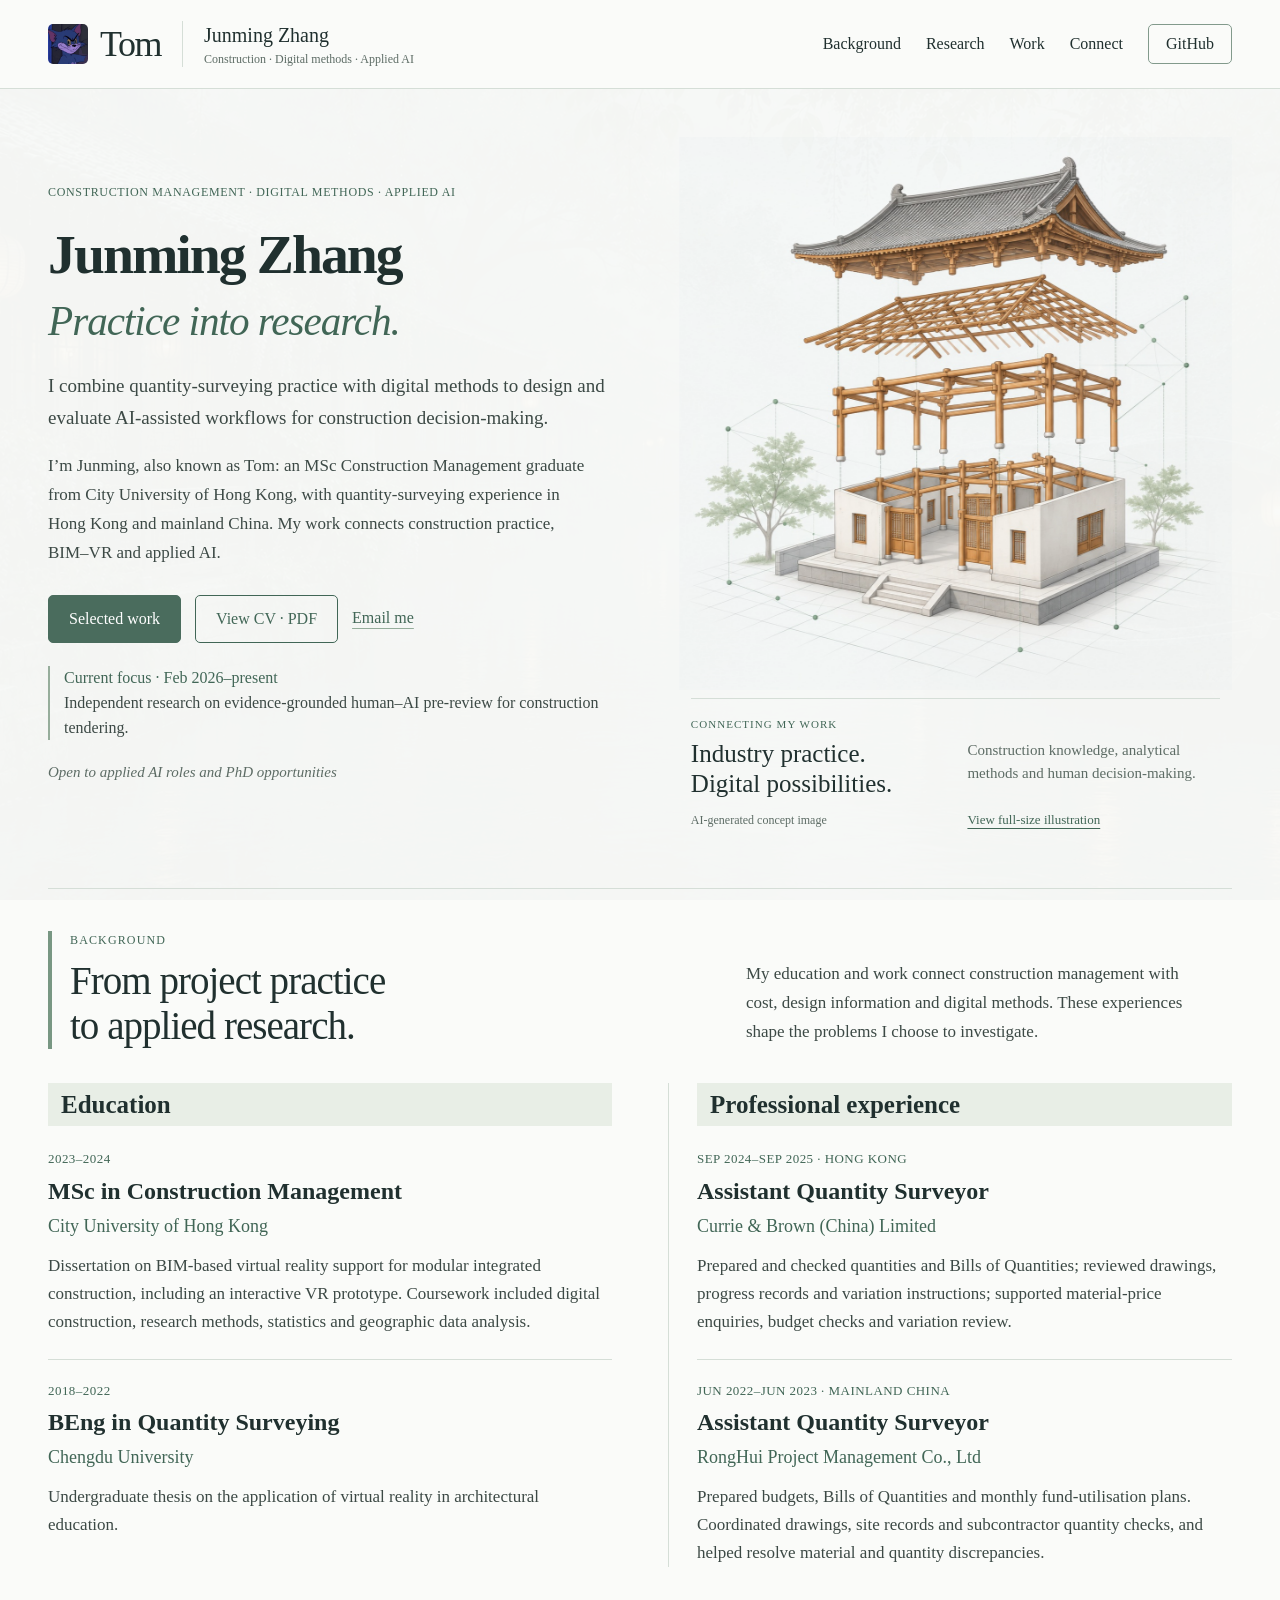
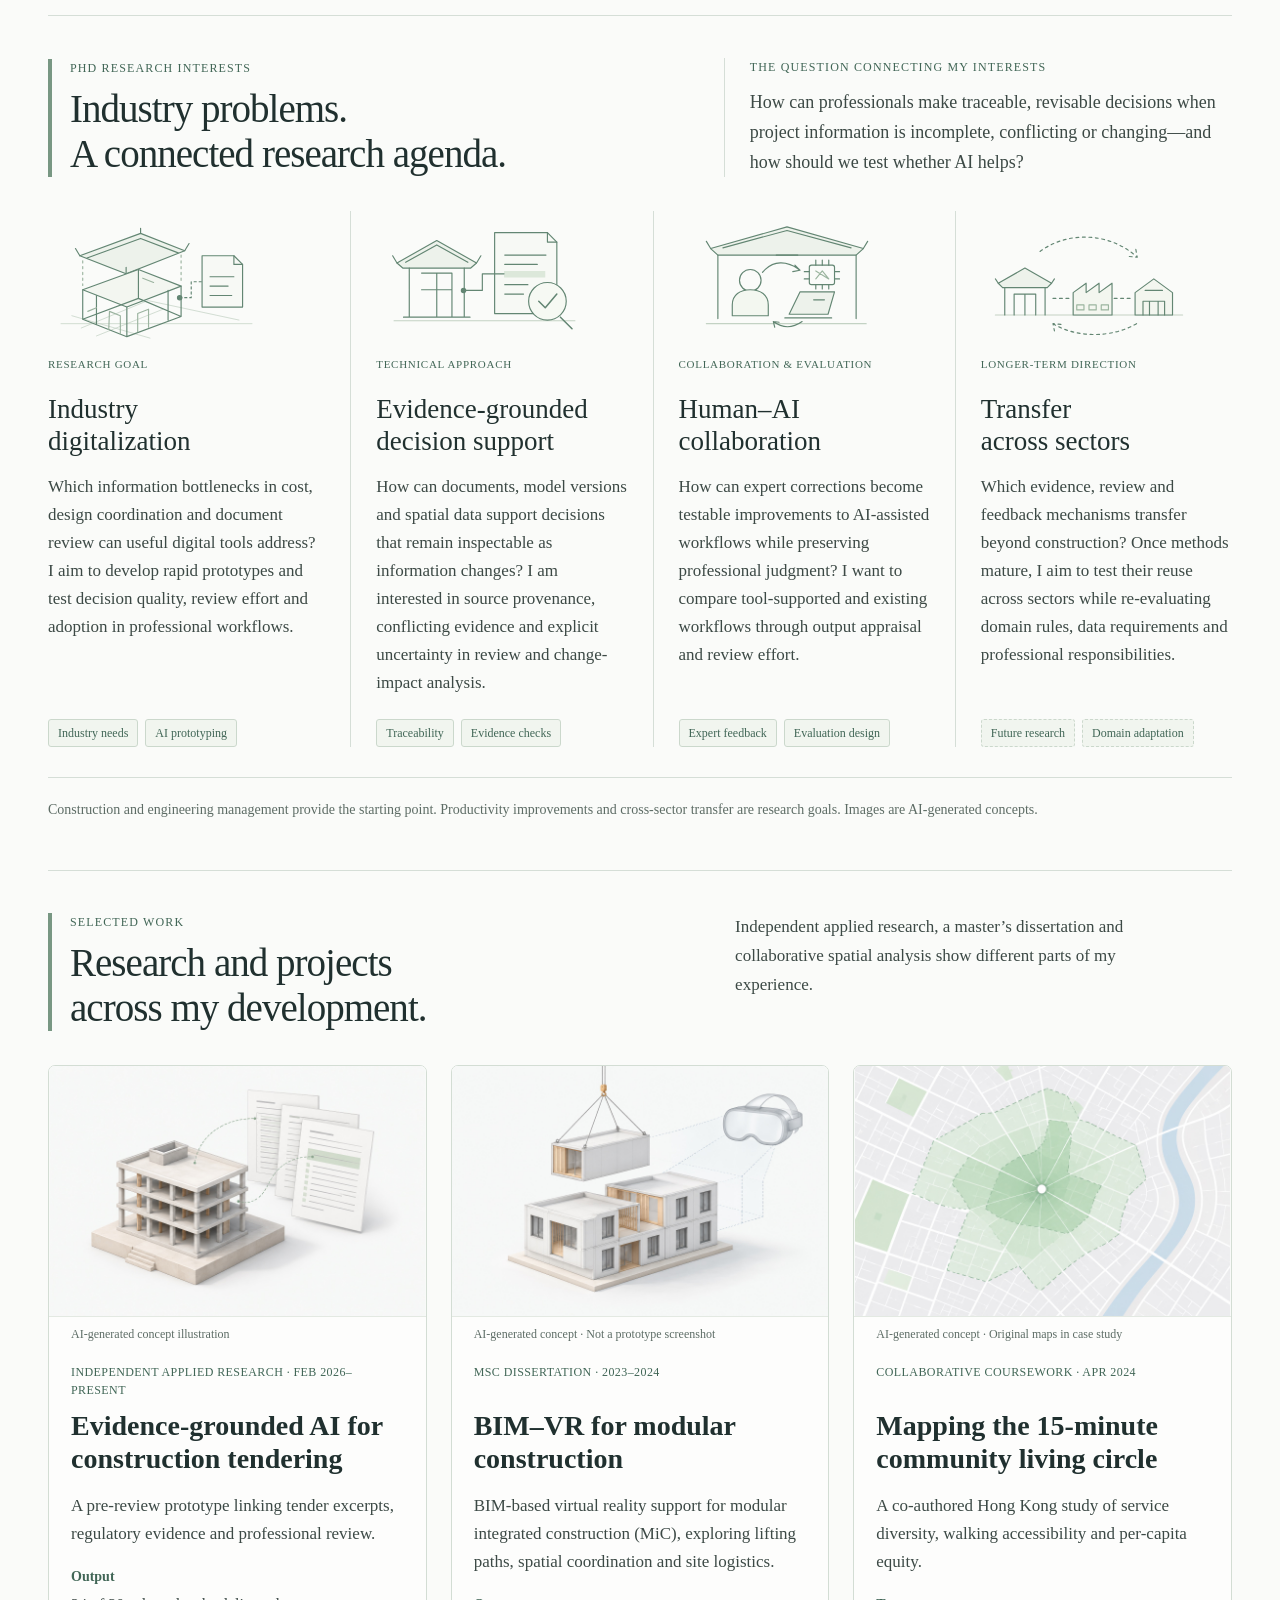
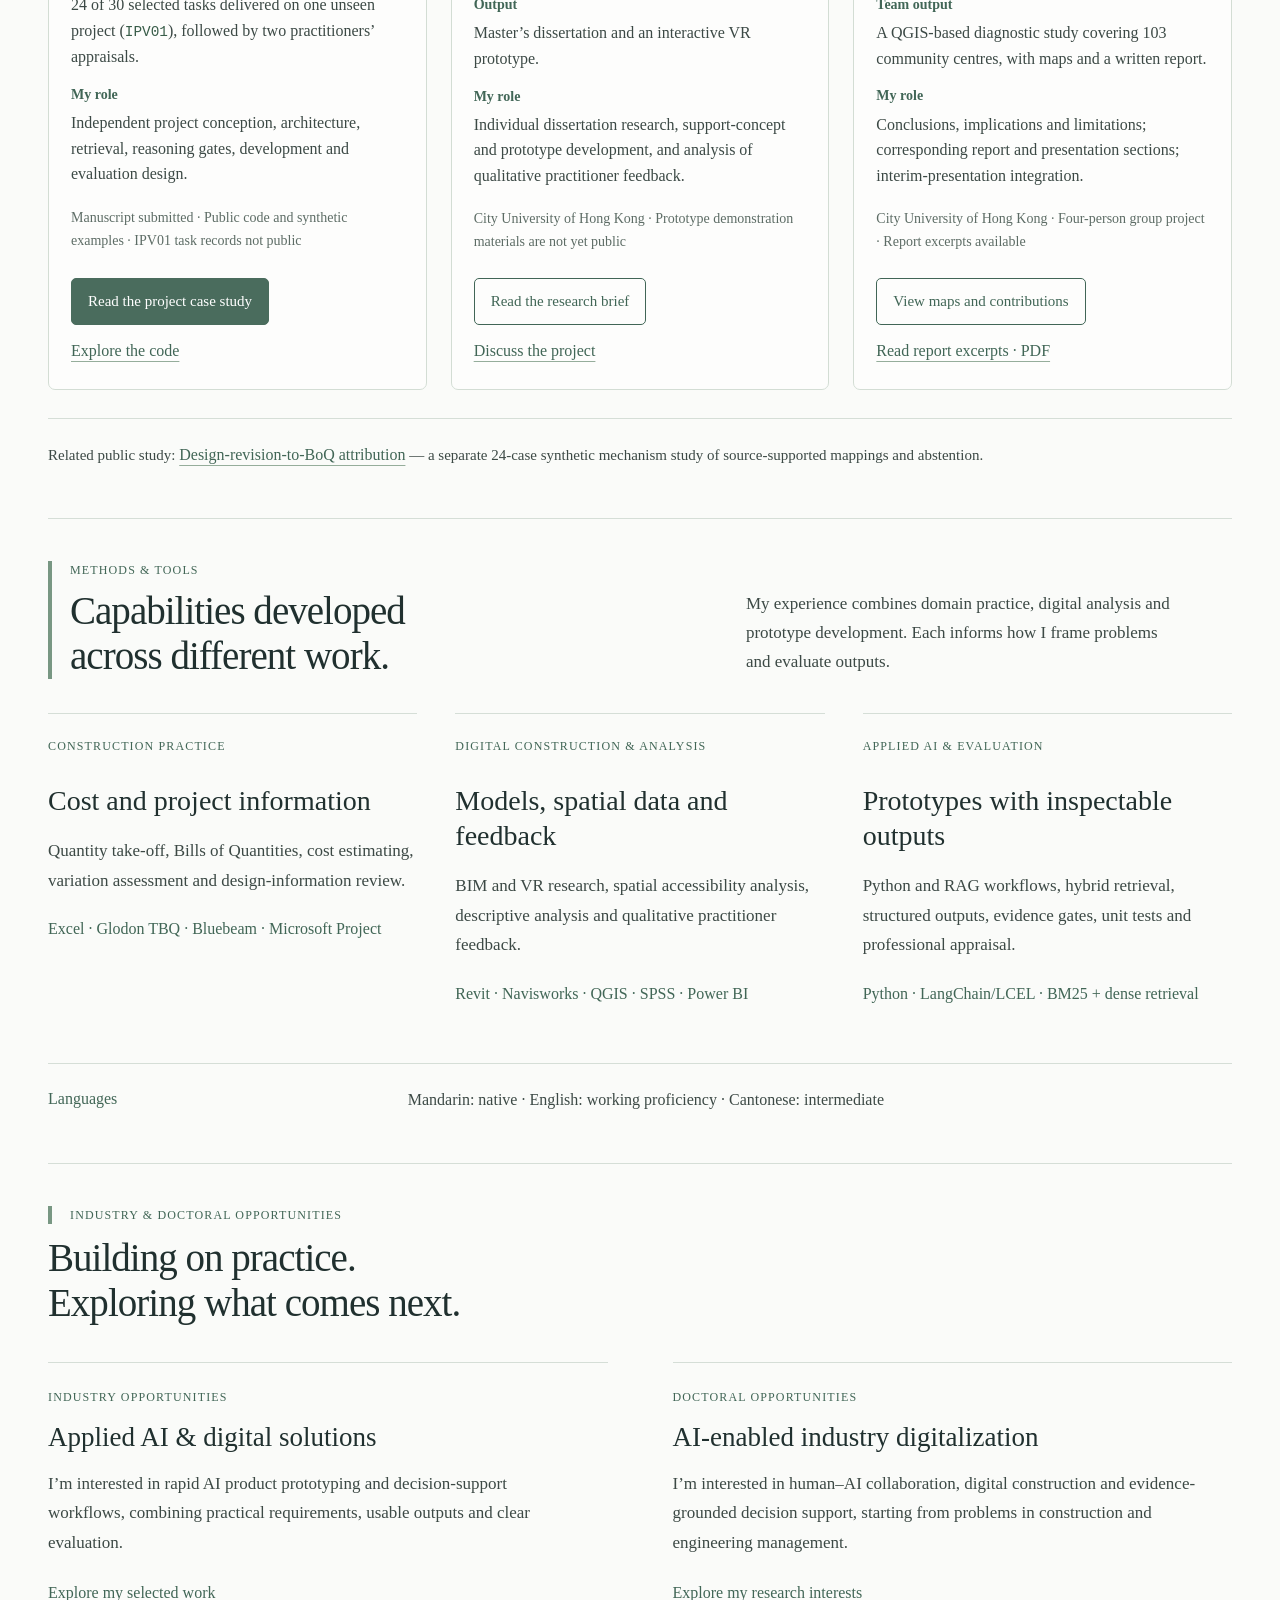
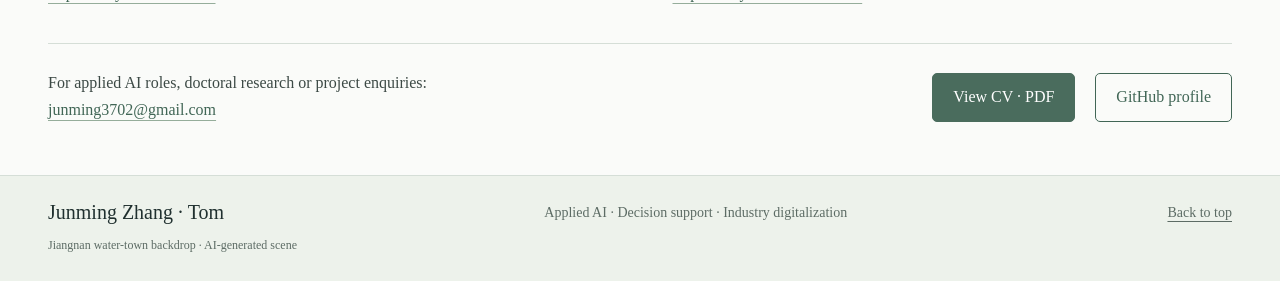
<file: index.html>
<!doctype html>
<html lang="en">
<head>
  <meta charset="utf-8">
  <meta name="viewport" content="width=device-width, initial-scale=1">
  <meta name="theme-color" content="#fafbf9">
  <meta name="description" content="Junming Zhang (Tom) — construction management graduate with quantity-surveying experience. Education, industry practice, BIM–VR research, spatial analysis and applied AI projects.">
  <meta property="og:title" content="Junming Zhang · Construction, Digital Methods & Applied AI">
  <meta property="og:description" content="Explore my background in construction management, professional experience, research interests and selected work in digital construction, spatial analysis and applied AI.">
  <meta property="og:type" content="website">
  <meta property="og:url" content="https://junming3702-cmyk.github.io/">
  <title>Junming Zhang · Construction, Digital Methods & Applied AI</title>
  <link rel="icon" type="image/webp" href="assets/tom-avatar.webp">
  <link rel="stylesheet" href="styles.css">
  <link rel="stylesheet" href="styles-v2.css">
  <link rel="stylesheet" href="styles-profile.css?v=20261127">
  <link rel="stylesheet" href="styles-light.css?v=20261128-evidence">
  <link rel="preload" as="image" href="assets/light/hero-v1.jpg" fetchpriority="high">
  <script src="script.js?v=20261127-profile" defer></script>
</head>
<body class="portfolio-home">
  <div class="scene-backdrop" aria-hidden="true"></div>
  <a class="skip-link" href="#main">Skip to content</a>
  <header class="site-header">
    <div class="header-inner">
      <a class="brand" href="#home" aria-label="Junming Zhang, home"><span class="brand-mark"><span class="monogram">Tom</span><img class="tom-avatar" src="assets/tom-avatar.webp" alt="Tom avatar" width="44" height="44"></span><span class="brand-name">Junming Zhang<small>Construction · Digital methods · Applied AI</small></span></a>
      <nav aria-label="Main navigation">
        <a href="#background">Background</a><a href="#research">Research</a><a href="#project">Work</a><a href="#opportunities">Connect</a><a class="nav-github" href="https://github.com/junming3702-cmyk">GitHub</a>
      </nav>
    </div>
  </header>
  <main id="main">
    <section class="hero wrap" id="home" aria-labelledby="hero-title">
      <div class="hero-copy">
        <p class="eyebrow hero-kicker">Construction management · Digital methods · Applied AI</p>
        <h1 id="hero-title">Junming Zhang<br><em>Practice into research.</em></h1>
        <p class="hero-intro">I combine quantity-surveying practice with digital methods to design and evaluate AI-assisted workflows for construction decision-making.</p>
        <p class="hero-role">I’m Junming, also known as Tom: an MSc Construction Management graduate from City University of Hong Kong, with quantity-surveying experience in Hong Kong and mainland China. My work connects construction practice, BIM–VR and applied AI.</p>
        <div class="actions"><a class="button primary" href="#project">Selected work</a><a class="button secondary" href="assets/docs/Junming_Zhang_Public_CV.pdf">View CV · PDF</a><a class="text-link" href="mailto:junming3702@gmail.com">Email me</a></div>
        <p class="current-focus"><strong>Current focus · Feb 2026–present</strong><br>Independent research on evidence-grounded human–AI pre-review for construction tendering.</p><p class="availability">Open to applied AI roles and PhD opportunities</p>
      </div>
      <figure class="hero-photo"><img src="assets/light/hero-v1.jpg" alt="Conceptual Chinese courtyard connecting physical project information with digital workflows" width="1254" height="1254" fetchpriority="high"><figcaption><span class="eyebrow">Connecting my work</span><strong>Industry practice.<br>Digital possibilities.</strong><span>Construction knowledge, analytical methods and human decision-making.</span><small>AI-generated concept image</small><a class="artwork-link" href="assets/light/hero-v1.jpg">View full-size illustration</a></figcaption></figure>
    </section>

    <section class="approach-section background-section" id="background" aria-labelledby="background-title"><div class="wrap">
      <div class="section-heading"><div><p class="eyebrow">Background</p><h2 id="background-title">From project practice<br>to applied research.</h2></div><p>My education and work connect construction management with cost, design information and digital methods. These experiences shape the problems I choose to investigate.</p></div>
      <div class="background-grid">
        <div><h3 class="background-column-title">Education</h3>
          <article class="background-entry"><p class="eyebrow">2023–2024</p><h4>MSc in Construction Management</h4><p class="entry-institution">City University of Hong Kong</p><p>Dissertation on BIM-based virtual reality support for modular integrated construction, including an interactive VR prototype. Coursework included digital construction, research methods, statistics and geographic data analysis.</p></article>
          <article class="background-entry"><p class="eyebrow">2018–2022</p><h4>BEng in Quantity Surveying</h4><p class="entry-institution">Chengdu University</p><p>Undergraduate thesis on the application of virtual reality in architectural education.</p></article>
        </div>
        <div><h3 class="background-column-title">Professional experience</h3>
          <article class="background-entry"><p class="eyebrow">Sep 2024–Sep 2025 · Hong Kong</p><h4>Assistant Quantity Surveyor</h4><p class="entry-institution">Currie &amp; Brown (China) Limited</p><p>Prepared and checked quantities and Bills of Quantities; reviewed drawings, progress records and variation instructions; supported material-price enquiries, budget checks and variation review.</p></article>
          <article class="background-entry"><p class="eyebrow">Jun 2022–Jun 2023 · Mainland China</p><h4>Assistant Quantity Surveyor</h4><p class="entry-institution">RongHui Project Management Co., Ltd</p><p>Prepared budgets, Bills of Quantities and monthly fund-utilisation plans. Coordinated drawings, site records and subcontractor quantity checks, and helped resolve material and quantity discrepancies.</p></article>
        </div>
      </div>
    </div></section>

    <section class="research-section" id="research" aria-labelledby="research-title"><div class="wrap">
      <div class="section-heading research-heading"><div><p class="eyebrow">PhD research interests</p><h2 id="research-title">Industry problems.<br>A connected research agenda.</h2></div><div class="research-focus"><p class="eyebrow">The question connecting my interests</p><p>How can professionals make traceable, revisable decisions when project information is incomplete, conflicting or changing—and how should we test whether AI helps?</p></div></div>
      <div class="research-grid"><article class="research-card "><img src="assets/light/digitalization.svg" alt="Conceptual exploded Chinese courtyard model connecting physical project drawings with structured digital workflows" width="300" height="180" loading="lazy"><p class="card-role">Research goal</p><h3>Industry<br>digitalization</h3><p>Which information bottlenecks in cost, design coordination and document review can useful digital tools address? I aim to develop rapid prototypes and test decision quality, review effort and adoption in professional workflows.</p><div class="tags"><span>Industry needs</span><span>AI prototyping</span></div></article>
<article class="research-card "><img src="assets/light/evidence.svg" alt="Conceptual Chinese timber hall with source passages linked to traceable review records" width="300" height="180" loading="lazy"><p class="card-role">Technical approach</p><h3>Evidence-grounded<br>decision support</h3><p>How can documents, model versions and spatial data support decisions that remain inspectable as information changes? I am interested in source provenance, conflicting evidence and explicit uncertainty in review and change-impact analysis.</p><div class="tags"><span>Traceability</span><span>Evidence checks</span></div></article>
<article class="research-card "><img src="assets/light/collaboration.svg" alt="Conceptual Chinese pavilion shared by human and computational review stations, connected through feedback paths" width="300" height="180" loading="lazy"><p class="card-role">Collaboration & evaluation</p><h3>Human–AI<br>collaboration</h3><p>How can expert corrections become testable improvements to AI-assisted workflows while preserving professional judgment? I want to compare tool-supported and existing workflows through output appraisal and review effort.</p><div class="tags"><span>Expert feedback</span><span>Evaluation design</span></div></article>
<article class="research-card future-card"><img src="assets/light/transfer.svg" alt="Conceptual Chinese courtyard model with exploratory dashed links to manufacturing and logistics study models" width="300" height="180" loading="lazy"><p class="card-role">Longer-term direction</p><h3>Transfer<br>across sectors</h3><p>Which evidence, review and feedback mechanisms transfer beyond construction? Once methods mature, I aim to test their reuse across sectors while re-evaluating domain rules, data requirements and professional responsibilities.</p><div class="tags"><span>Future research</span><span>Domain adaptation</span></div></article>
</div><p class="research-note">Construction and engineering management provide the starting point. Productivity improvements and cross-sector transfer are research goals. Images are AI-generated concepts.</p></div></section>

    <section class="project-section selected-work wrap" id="project" aria-labelledby="work-title">
      <div class="section-heading"><div><p class="eyebrow">Selected work</p><h2 id="work-title">Research and projects<br>across my development.</h2></div><p>Independent applied research, a master’s dissertation and collaborative spatial analysis show different parts of my experience.</p></div>
      <div class="selected-work-grid">
        <article class="work-card" aria-labelledby="tendering-card-title"><img class="work-image" src="assets/light/tendering-v1.jpg" alt="Conceptual architecture and document-review illustration" width="1536" height="1024" loading="lazy"><p class="image-note">AI-generated concept illustration</p><p class="eyebrow">Independent applied research · Feb 2026–present</p><h3 id="tendering-card-title">Evidence-grounded AI for construction tendering</h3><p>A pre-review prototype linking tender excerpts, regulatory evidence and professional review.</p><dl class="work-facts"><div><dt>Output</dt><dd>24 of 30 selected tasks delivered on one unseen project (<code>IPV01</code>), followed by two practitioners’ appraisals.</dd></div><div><dt>My role</dt><dd>Independent project conception, architecture, retrieval, reasoning gates, development and evaluation design.</dd></div></dl><p class="work-note">Manuscript submitted · Public code and synthetic examples · IPV01 task records not public</p><div class="work-links"><a class="button primary" href="tendering.html">Read the project case study</a><a class="text-link" href="https://github.com/junming3702-cmyk/-LLM">Explore the code</a></div></article>
        <article class="work-card" aria-labelledby="bim-card-title"><img class="work-image" src="assets/light/bim-vr-v1.jpg" alt="Conceptual modular construction and VR illustration" width="1536" height="1024" loading="lazy"><p class="image-note">AI-generated concept · Not a prototype screenshot</p><p class="eyebrow">MSc dissertation · 2023–2024</p><h3 id="bim-card-title">BIM–VR for modular construction</h3><p>BIM-based virtual reality support for modular integrated construction (MiC), exploring lifting paths, spatial coordination and site logistics.</p><dl class="work-facts"><div><dt>Output</dt><dd>Master’s dissertation and an interactive VR prototype.</dd></div><div><dt>My role</dt><dd>Individual dissertation research, support-concept and prototype development, and analysis of qualitative practitioner feedback.</dd></div></dl><p class="work-note">City University of Hong Kong · Prototype demonstration materials are not yet public</p><div class="work-links"><a class="button secondary" href="bim-vr.html">Read the research brief</a><a class="text-link" href="mailto:junming3702@gmail.com?subject=BIM-VR%20research%20enquiry">Discuss the project</a></div></article>
        <article class="work-card" aria-labelledby="gis-card-title"><img class="work-image" src="assets/light/qgis-v1.jpg" alt="Conceptual spatial analysis illustration" width="1536" height="1024" loading="lazy"><p class="image-note">AI-generated concept · Original maps in case study</p><p class="eyebrow">Collaborative coursework · Apr 2024</p><h3 id="gis-card-title">Mapping the 15-minute community living circle</h3><p>A co-authored Hong Kong study of service diversity, walking accessibility and per-capita equity.</p><dl class="work-facts"><div><dt>Team output</dt><dd>A QGIS-based diagnostic study covering 103 community centres, with maps and a written report.</dd></div><div><dt>My role</dt><dd>Conclusions, implications and limitations; corresponding report and presentation sections; interim-presentation integration.</dd></div></dl><p class="work-note">City University of Hong Kong · Four-person group project · Report excerpts available</p><div class="work-links"><a class="button secondary" href="qgis.html">View maps and contributions</a><a class="text-link" href="assets/docs/Community_Living_Circle_Report_Excerpts.pdf">Read report excerpts · PDF</a></div></article>
      </div>
      <p class="related-work">Related public study: <a class="text-link" href="https://github.com/junming3702-cmyk/-LLM/tree/main/phase1_public/experiments/design_revision_boq_fpa">Design-revision-to-BoQ attribution</a> — a separate 24-case synthetic mechanism study of source-supported mappings and abstention.</p>
    </section>

    <section class="approach-section methods-section" id="methods" aria-labelledby="methods-title"><div class="wrap">
      <div class="section-heading"><div><p class="eyebrow">Methods &amp; tools</p><h2 id="methods-title">Capabilities developed<br>across different work.</h2></div><p>My experience combines domain practice, digital analysis and prototype development. Each informs how I frame problems and evaluate outputs.</p></div>
      <div class="contribution-grid">
        <article><p class="eyebrow">Construction practice</p><h3>Cost and project information</h3><p>Quantity take-off, Bills of Quantities, cost estimating, variation assessment and design-information review.</p><p class="method-tools">Excel · Glodon TBQ · Bluebeam · Microsoft Project</p></article>
        <article><p class="eyebrow">Digital construction &amp; analysis</p><h3>Models, spatial data and feedback</h3><p>BIM and VR research, spatial accessibility analysis, descriptive analysis and qualitative practitioner feedback.</p><p class="method-tools">Revit · Navisworks · QGIS · SPSS · Power BI</p></article>
        <article><p class="eyebrow">Applied AI &amp; evaluation</p><h3>Prototypes with inspectable outputs</h3><p>Python and RAG workflows, hybrid retrieval, structured outputs, evidence gates, unit tests and professional appraisal.</p><p class="method-tools">Python · LangChain/LCEL · BM25 + dense retrieval</p></article>
      </div>
      <div class="collaboration-note"><strong>Languages</strong><p>Mandarin: native · English: working proficiency · Cantonese: intermediate</p></div>
    </div></section>

    <section class="opportunities-section wrap" id="opportunities" aria-labelledby="opportunities-title">
      <p class="eyebrow">Industry &amp; doctoral opportunities</p><h2 id="opportunities-title">Building on practice.<br>Exploring what comes next.</h2>
      <div class="opportunity-grid">
        <article><p class="eyebrow">Industry opportunities</p><h3>Applied AI &amp; digital solutions</h3><p>I’m interested in rapid AI product prototyping and decision-support workflows, combining practical requirements, usable outputs and clear evaluation.</p><a class="text-link" href="#project">Explore my selected work</a></article>
        <article><p class="eyebrow">Doctoral opportunities</p><h3>AI-enabled industry digitalization</h3><p>I’m interested in human–AI collaboration, digital construction and evidence-grounded decision support, starting from problems in construction and engineering management.</p><a class="text-link" href="#research">Explore my research interests</a></article>
      </div>
      <div class="contact-line"><p>For applied AI roles, doctoral research or project enquiries:<br><a class="text-link" href="mailto:junming3702@gmail.com">junming3702@gmail.com</a></p><div class="actions"><a class="button primary" href="assets/docs/Junming_Zhang_Public_CV.pdf">View CV · PDF</a><a class="button secondary" href="https://github.com/junming3702-cmyk">GitHub profile</a></div></div>
    </section>
  </main>
  <footer class="site-footer"><div class="wrap"><span>Junming Zhang · Tom</span><span>Applied AI · Decision support · Industry digitalization</span><a href="#home">Back to top</a></div><p class="scene-credit wrap">Jiangnan water-town backdrop · AI-generated scene</p></footer>
</body>
</html>
</file>
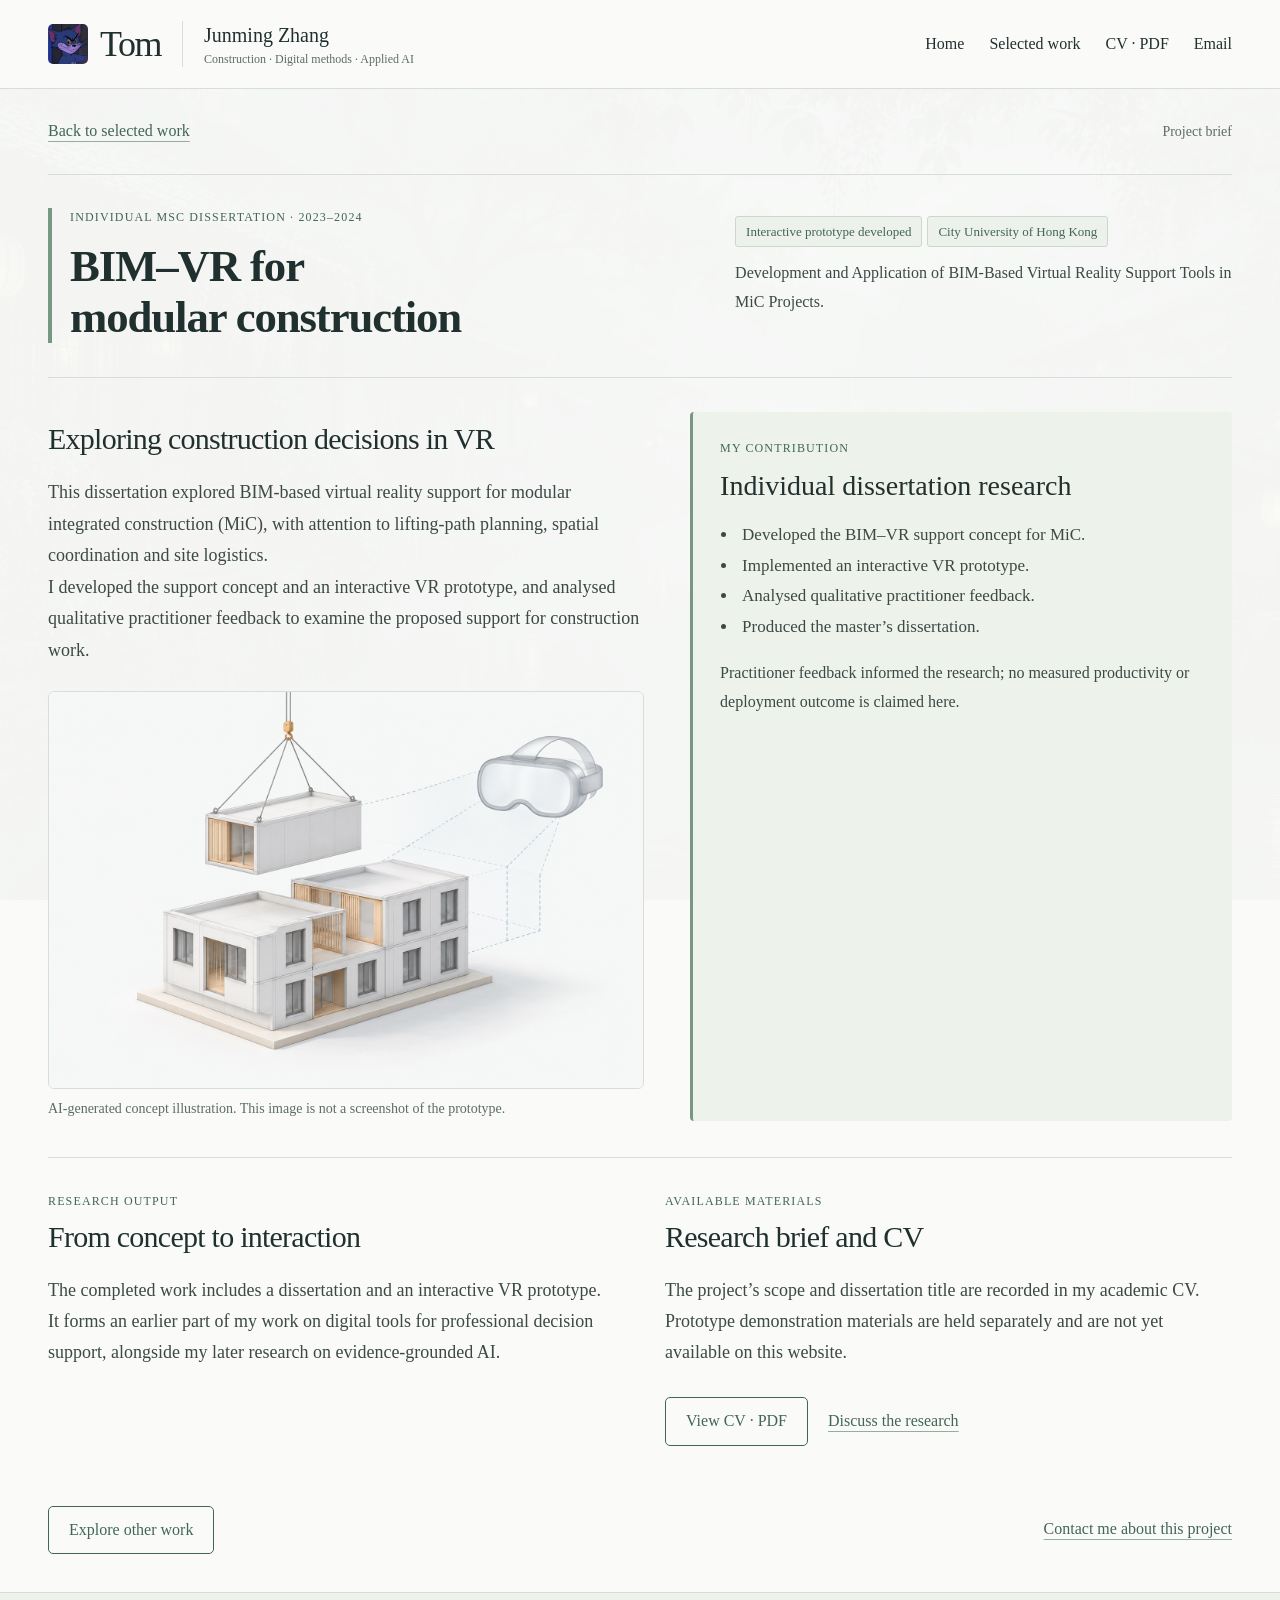
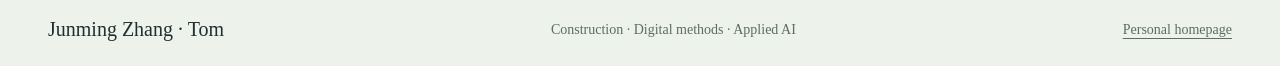
<file: bim-vr.html>
<!doctype html>
<html lang="en">
<head>
  <meta charset="utf-8">
  <meta name="viewport" content="width=device-width, initial-scale=1">
  <meta name="theme-color" content="#fafbf9">
  <meta name="description" content="MSc dissertation and interactive BIM–VR prototype for modular integrated construction by Junming Zhang.">
  <meta property="og:title" content="BIM–VR for modular construction · Junming Zhang">
  <meta property="og:description" content="MSc dissertation and interactive BIM–VR prototype for modular integrated construction by Junming Zhang.">
  <meta property="og:type" content="website">
  <meta property="og:url" content="https://junming3702-cmyk.github.io/bim-vr.html">
  <title>BIM–VR for modular construction · Junming Zhang</title>
  <link rel="icon" type="image/webp" href="assets/tom-avatar.webp">
  <link rel="stylesheet" href="styles.css">
  <link rel="stylesheet" href="styles-v2.css">
  <link rel="stylesheet" href="styles-profile.css?v=20261127">
  <link rel="stylesheet" href="styles-light.css?v=20261128-evidence">
  <script src="script.js?v=20261127-profile" defer></script>
</head>
<body class="project-page supporting-project">
  <div class="scene-backdrop" aria-hidden="true"></div>
  <a class="skip-link" href="#main">Skip to content</a>
  <header class="site-header">
    <div class="header-inner">
      <a class="brand" href="index.html#home" aria-label="Junming Zhang, home"><span class="brand-mark"><span class="monogram">Tom</span><img class="tom-avatar" src="assets/tom-avatar.webp" alt="Tom avatar" width="44" height="44"></span><span class="brand-name">Junming Zhang<small>Construction · Digital methods · Applied AI</small></span></a>
      <nav aria-label="Main navigation"><a href="index.html">Home</a><a href="index.html#project">Selected work</a><a href="assets/docs/Junming_Zhang_Public_CV.pdf">CV · PDF</a><a href="mailto:junming3702@gmail.com">Email</a></nav>
    </div>
  </header>
  <main id="main">
    <div class="detail-back wrap"><a class="text-link" href="index.html#project">Back to selected work</a><span>Project brief</span></div>
    <section class="project-section wrap" aria-labelledby="project-title">
      <div class="section-heading"><div><p class="eyebrow">Individual MSc dissertation · 2023–2024</p><h1 id="project-title">BIM–VR for<br>modular construction</h1></div><div class="project-status"><span>Interactive prototype developed</span><span>City University of Hong Kong</span><p>Development and Application of BIM-Based Virtual Reality Support Tools in MiC Projects.</p></div></div>
      <div class="project-introduction"><div class="project-overview"><h2>Exploring construction decisions in VR</h2><p>This dissertation explored BIM-based virtual reality support for modular integrated construction (MiC), with attention to lifting-path planning, spatial coordination and site logistics.</p><p>I developed the support concept and an interactive VR prototype, and analysed qualitative practitioner feedback to examine the proposed support for construction work.</p><figure class="project-visual"><img src="assets/light/bim-vr-v1.jpg" width="1536" height="1024" alt="Conceptual modular construction and VR illustration"><figcaption>AI-generated concept illustration. This image is not a screenshot of the prototype.</figcaption></figure></div><aside class="project-contribution"><p class="eyebrow">My contribution</p><h3>Individual dissertation research</h3><ul><li>Developed the BIM–VR support concept for MiC.</li><li>Implemented an interactive VR prototype.</li><li>Analysed qualitative practitioner feedback.</li><li>Produced the master’s dissertation.</li></ul><p>Practitioner feedback informed the research; no measured productivity or deployment outcome is claimed here.</p></aside></div>
      <div class="project-detail-grid"><article><p class="eyebrow">Research output</p><h2>From concept to interaction</h2><p>The completed work includes a dissertation and an interactive VR prototype. It forms an earlier part of my work on digital tools for professional decision support, alongside my later research on evidence-grounded AI.</p></article><article><p class="eyebrow">Available materials</p><h2>Research brief and CV</h2><p>The project’s scope and dissertation title are recorded in my academic CV. Prototype demonstration materials are held separately and are not yet available on this website.</p><div class="actions"><a class="button secondary" href="assets/docs/Junming_Zhang_Public_CV.pdf">View CV · PDF</a><a class="text-link" href="mailto:junming3702@gmail.com?subject=BIM-VR%20research%20enquiry">Discuss the research</a></div></article></div>
    </section>
    <div class="detail-return wrap"><a class="button secondary" href="index.html#project">Explore other work</a><a class="text-link" href="mailto:junming3702@gmail.com">Contact me about this project</a></div>
  </main>
  <footer class="site-footer"><div class="wrap"><span>Junming Zhang · Tom</span><span>Construction · Digital methods · Applied AI</span><a href="index.html">Personal homepage</a></div></footer>
</body>
</html>
</file>
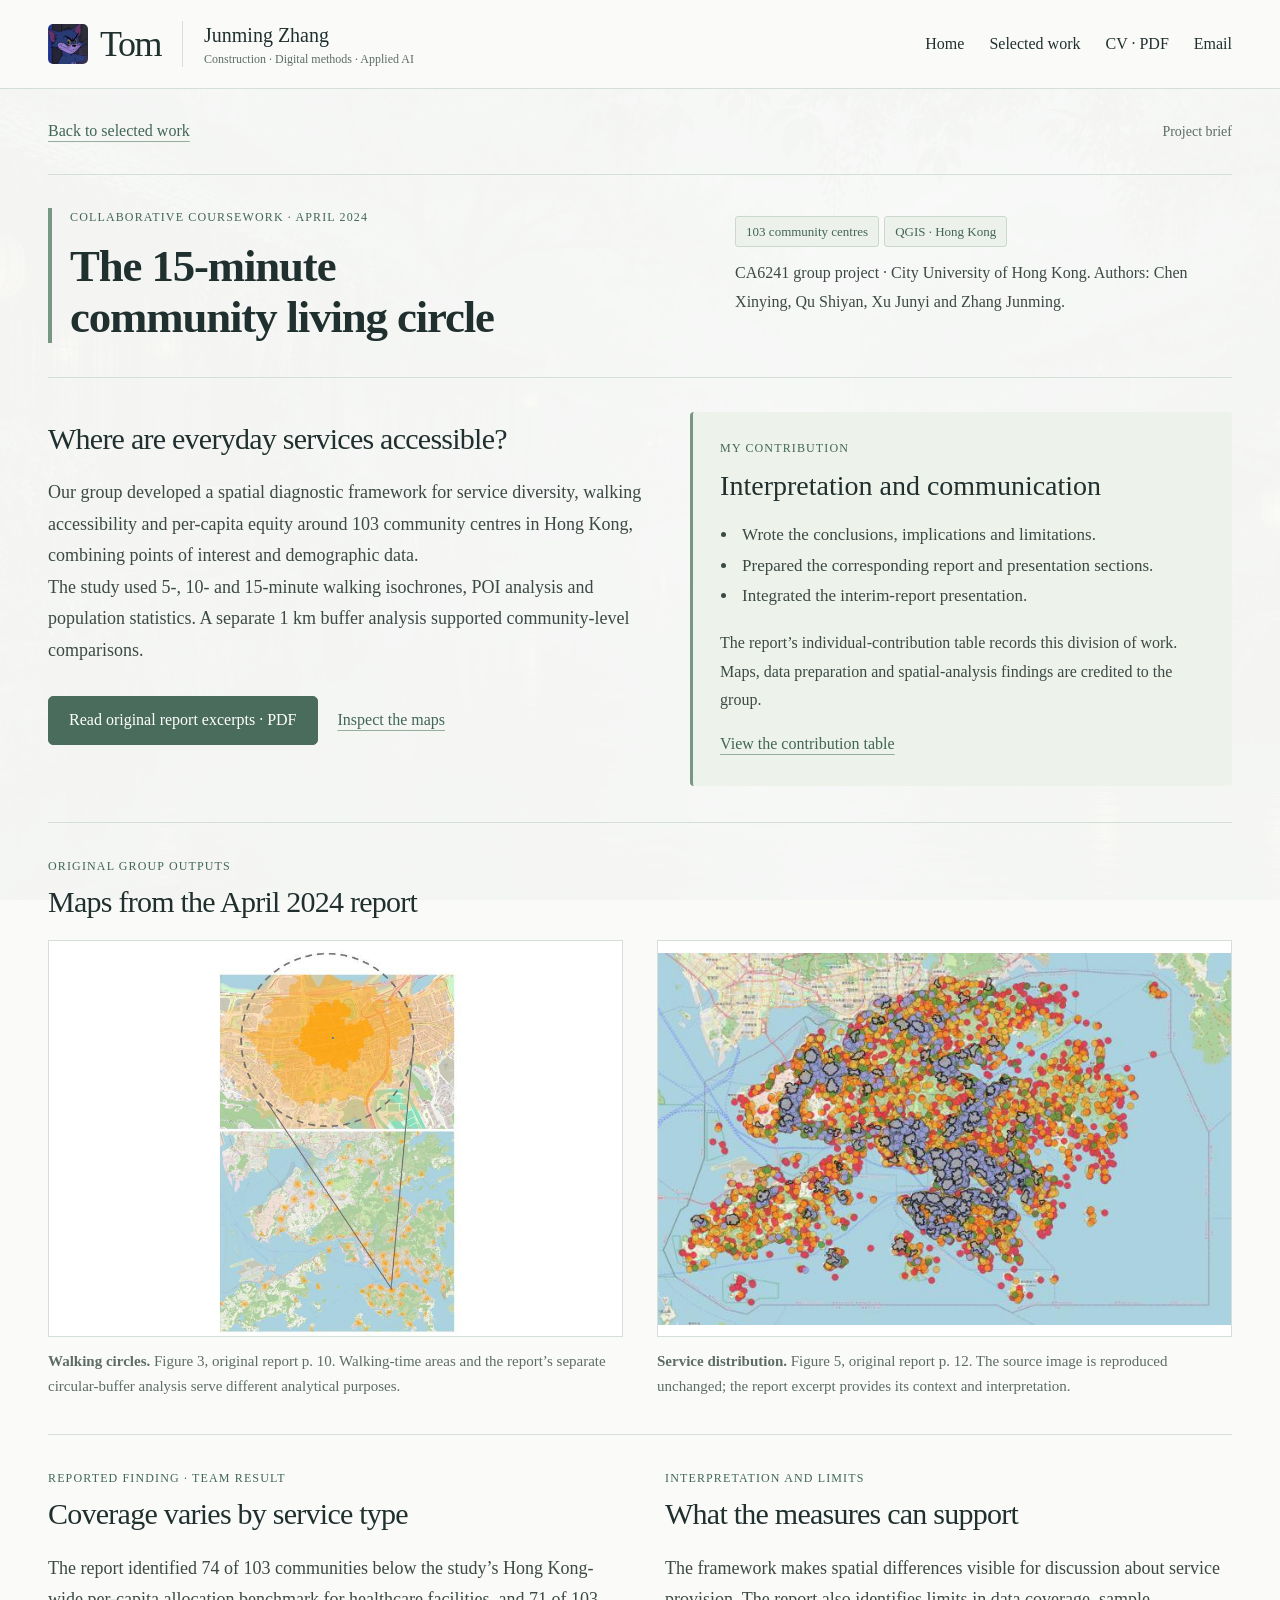
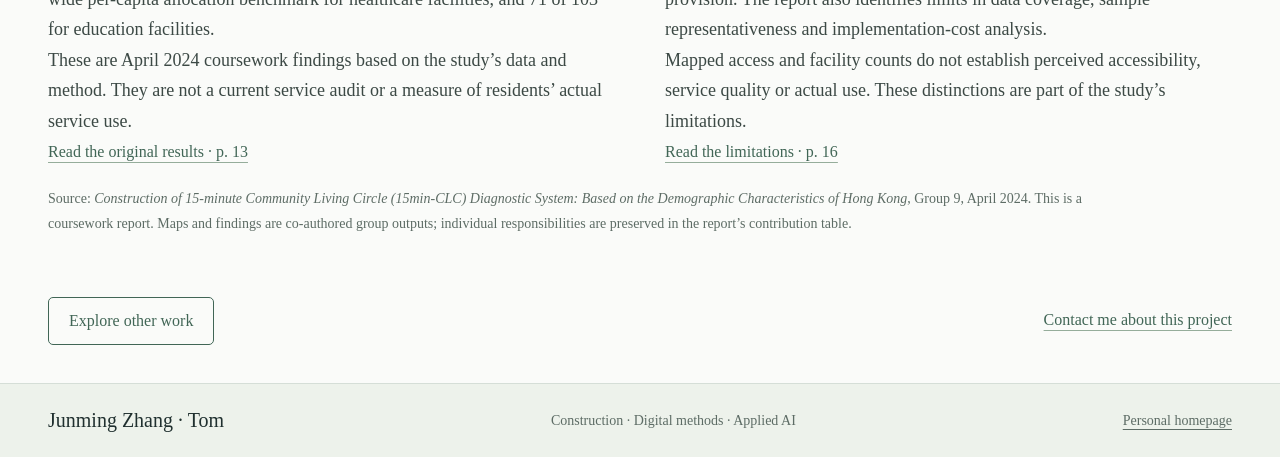
<file: qgis.html>
<!doctype html>
<html lang="en">
<head>
  <meta charset="utf-8">
  <meta name="viewport" content="width=device-width, initial-scale=1">
  <meta name="theme-color" content="#fafbf9">
  <meta name="description" content="A co-authored Hong Kong spatial study of 103 community centres, with original maps, report excerpts and individual contribution attribution.">
  <meta property="og:title" content="15-minute community living circle · Junming Zhang">
  <meta property="og:description" content="A co-authored Hong Kong spatial study of 103 community centres, with original maps, report excerpts and individual contribution attribution.">
  <meta property="og:type" content="website">
  <meta property="og:url" content="https://junming3702-cmyk.github.io/qgis.html">
  <title>15-minute community living circle · Junming Zhang</title>
  <link rel="icon" type="image/webp" href="assets/tom-avatar.webp">
  <link rel="stylesheet" href="styles.css">
  <link rel="stylesheet" href="styles-v2.css">
  <link rel="stylesheet" href="styles-profile.css?v=20261127">
  <link rel="stylesheet" href="styles-light.css?v=20261128-evidence">
  <script src="script.js?v=20261127-profile" defer></script>
</head>
<body class="project-page supporting-project">
  <div class="scene-backdrop" aria-hidden="true"></div>
  <a class="skip-link" href="#main">Skip to content</a>
  <header class="site-header">
    <div class="header-inner">
      <a class="brand" href="index.html#home" aria-label="Junming Zhang, home"><span class="brand-mark"><span class="monogram">Tom</span><img class="tom-avatar" src="assets/tom-avatar.webp" alt="Tom avatar" width="44" height="44"></span><span class="brand-name">Junming Zhang<small>Construction · Digital methods · Applied AI</small></span></a>
      <nav aria-label="Main navigation"><a href="index.html">Home</a><a href="index.html#project">Selected work</a><a href="assets/docs/Junming_Zhang_Public_CV.pdf">CV · PDF</a><a href="mailto:junming3702@gmail.com">Email</a></nav>
    </div>
  </header>
  <main id="main">
    <div class="detail-back wrap"><a class="text-link" href="index.html#project">Back to selected work</a><span>Project brief</span></div>
    <section class="project-section wrap" aria-labelledby="project-title">
      <div class="section-heading"><div><p class="eyebrow">Collaborative coursework · April 2024</p><h1 id="project-title">The 15-minute<br>community living circle</h1></div><div class="project-status"><span>103 community centres</span><span>QGIS · Hong Kong</span><p>CA6241 group project · City University of Hong Kong. Authors: Chen Xinying, Qu Shiyan, Xu Junyi and Zhang Junming.</p></div></div>
      <div class="project-introduction"><div class="project-overview"><h2>Where are everyday services accessible?</h2><p>Our group developed a spatial diagnostic framework for service diversity, walking accessibility and per-capita equity around 103 community centres in Hong Kong, combining points of interest and demographic data.</p><p>The study used 5-, 10- and 15-minute walking isochrones, POI analysis and population statistics. A separate 1 km buffer analysis supported community-level comparisons.</p><div class="actions"><a class="button primary" href="assets/docs/Community_Living_Circle_Report_Excerpts.pdf">Read original report excerpts · PDF</a><a class="text-link" href="#maps">Inspect the maps</a></div></div><aside class="project-contribution"><p class="eyebrow">My contribution</p><h3>Interpretation and communication</h3><ul><li>Wrote the conclusions, implications and limitations.</li><li>Prepared the corresponding report and presentation sections.</li><li>Integrated the interim-report presentation.</li></ul><p>The report’s individual-contribution table records this division of work. Maps, data preparation and spatial-analysis findings are credited to the group.</p><a class="text-link" href="assets/docs/Community_Living_Circle_Report_Excerpts.pdf#page=7">View the contribution table</a></aside></div>
      <section class="report-evidence" id="maps" aria-labelledby="maps-title"><p class="eyebrow">Original group outputs</p><h2 id="maps-title">Maps from the April 2024 report</h2><div class="map-grid"><figure><a href="assets/evidence/qgis-walking-circles.jpg"><img src="assets/evidence/qgis-walking-circles.jpg" width="448" height="705" alt="Original report Figure 3 showing mapped walking circles around Hong Kong community centres" loading="lazy"></a><figcaption><strong>Walking circles.</strong> Figure 3, original report p. 10. Walking-time areas and the report’s separate circular-buffer analysis serve different analytical purposes.</figcaption></figure><figure><a href="assets/evidence/qgis-diversity-accessibility.jpg"><img src="assets/evidence/qgis-diversity-accessibility.jpg" width="670" height="435" alt="Original report Figure 5 showing service-facility diversity and accessibility across Hong Kong" loading="lazy"></a><figcaption><strong>Service distribution.</strong> Figure 5, original report p. 12. The source image is reproduced unchanged; the report excerpt provides its context and interpretation.</figcaption></figure></div></section>
      <div class="project-detail-grid"><article><p class="eyebrow">Reported finding · Team result</p><h2>Coverage varies by service type</h2><p>The report identified 74 of 103 communities below the study’s Hong Kong-wide per-capita allocation benchmark for healthcare facilities, and 71 of 103 for education facilities.</p><p>These are April 2024 coursework findings based on the study’s data and method. They are not a current service audit or a measure of residents’ actual service use.</p><a class="text-link" href="assets/docs/Community_Living_Circle_Report_Excerpts.pdf#page=5">Read the original results · p. 13</a></article><article><p class="eyebrow">Interpretation and limits</p><h2>What the measures can support</h2><p>The framework makes spatial differences visible for discussion about service provision. The report also identifies limits in data coverage, sample representativeness and implementation-cost analysis.</p><p>Mapped access and facility counts do not establish perceived accessibility, service quality or actual use. These distinctions are part of the study’s limitations.</p><a class="text-link" href="assets/docs/Community_Living_Circle_Report_Excerpts.pdf#page=6">Read the limitations · p. 16</a></article></div>
      <p class="publication-note">Source: <em>Construction of 15-minute Community Living Circle (15min-CLC) Diagnostic System: Based on the Demographic Characteristics of Hong Kong</em>, Group 9, April 2024. This is a coursework report. Maps and findings are co-authored group outputs; individual responsibilities are preserved in the report’s contribution table.</p>
    </section>
    <div class="detail-return wrap"><a class="button secondary" href="index.html#project">Explore other work</a><a class="text-link" href="mailto:junming3702@gmail.com">Contact me about this project</a></div>
  </main>
  <footer class="site-footer"><div class="wrap"><span>Junming Zhang · Tom</span><span>Construction · Digital methods · Applied AI</span><a href="index.html">Personal homepage</a></div></footer>
</body>
</html>
</file>
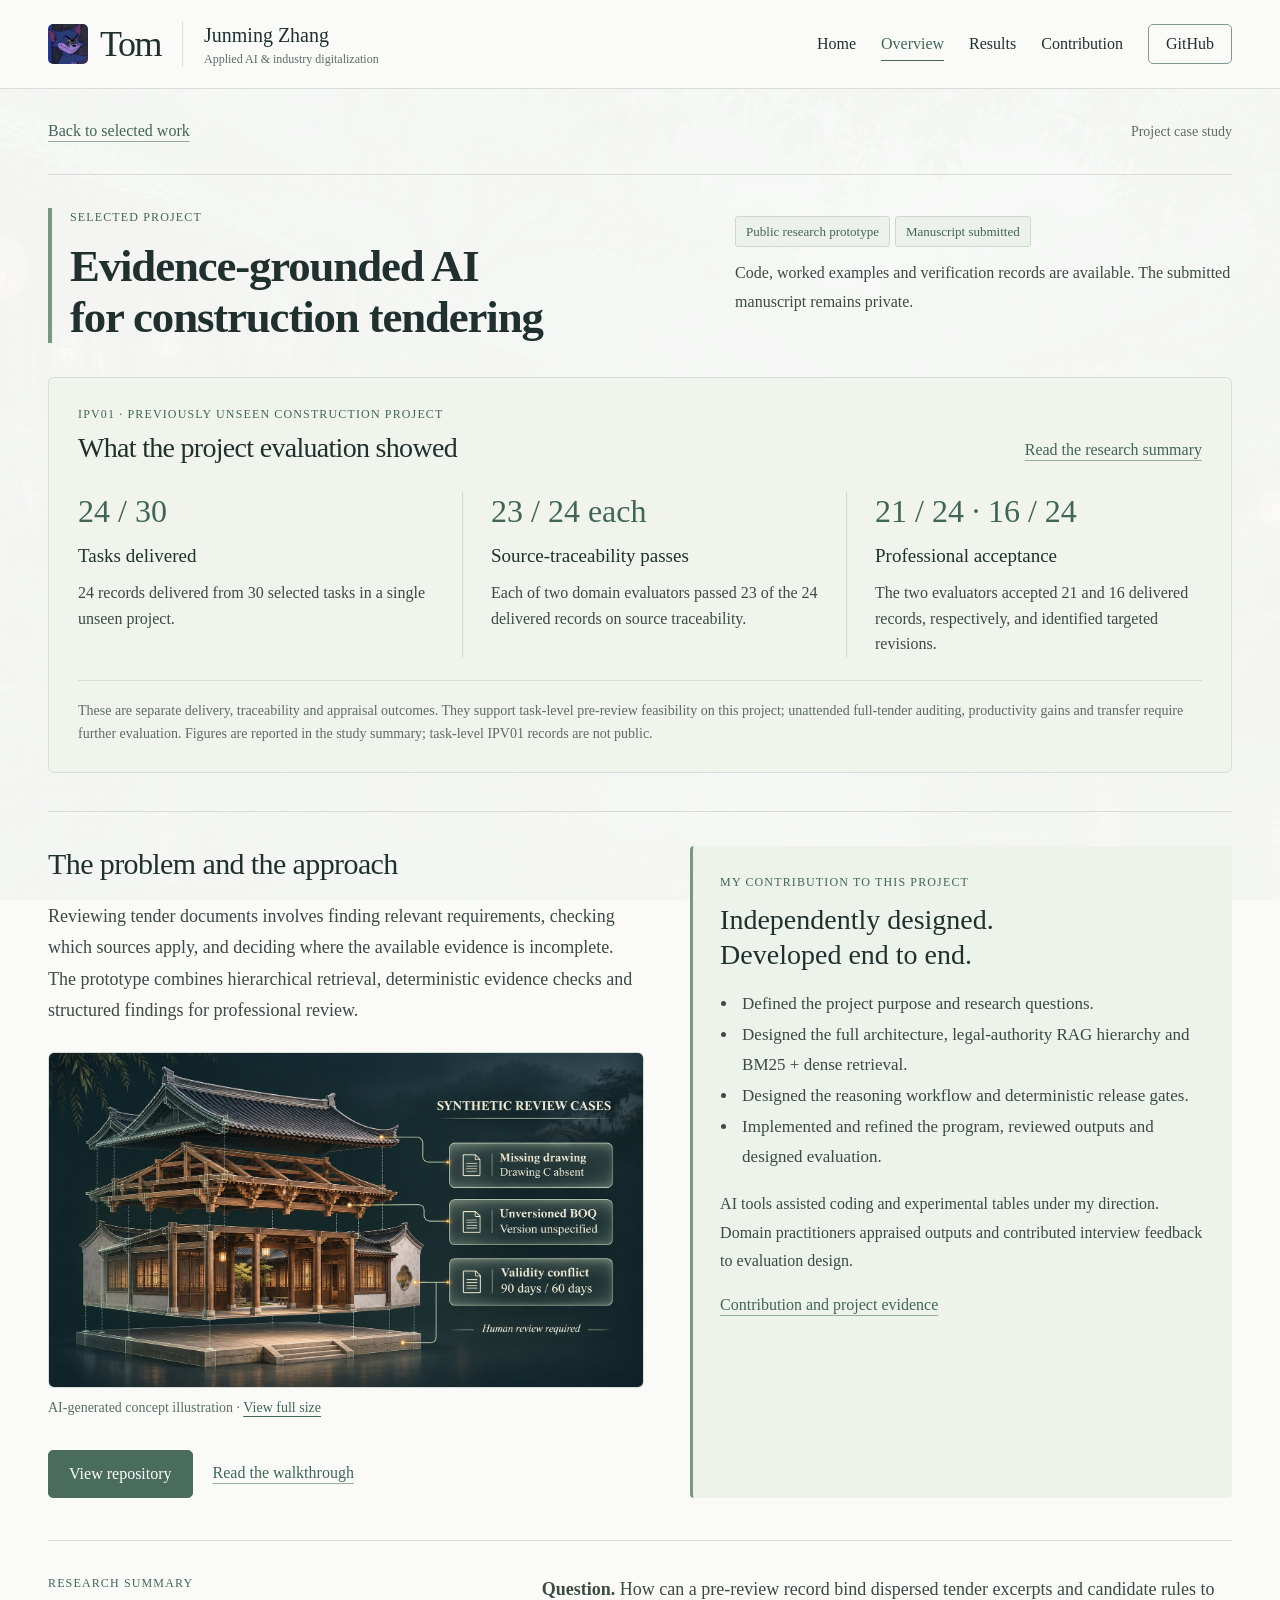
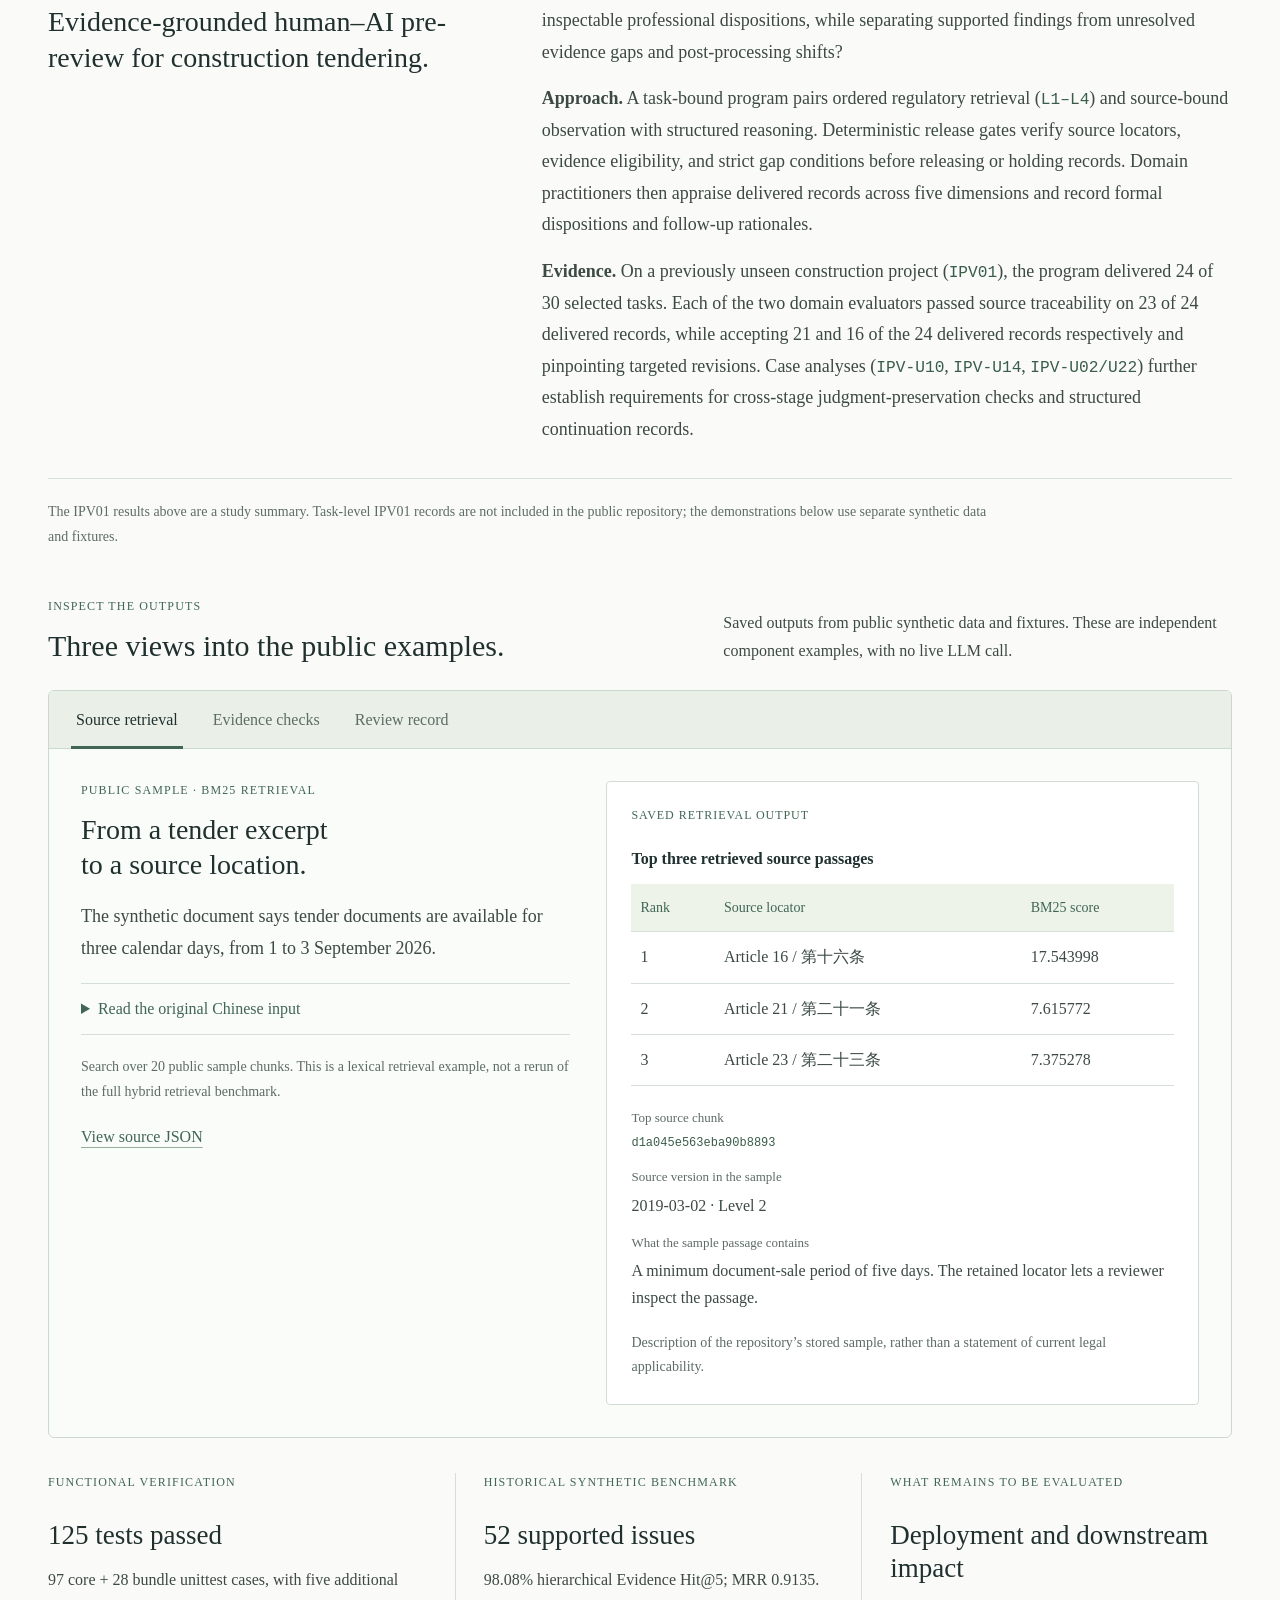
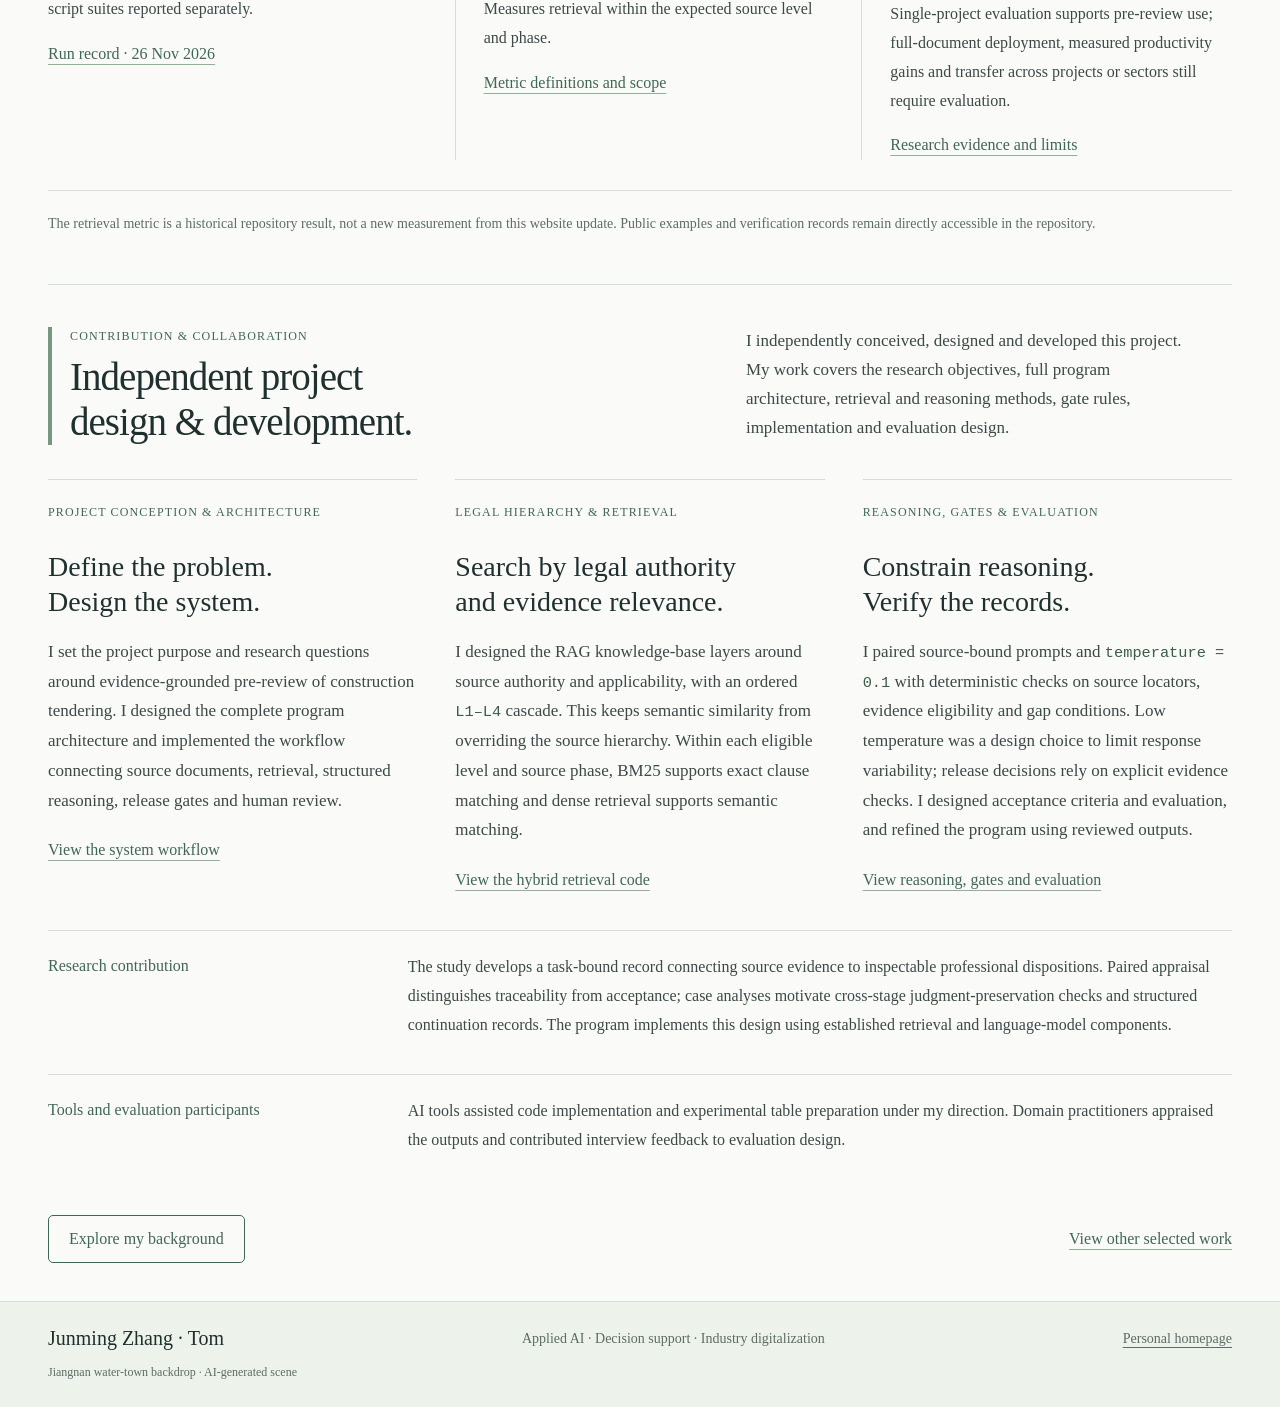
<file: tendering.html>
<!doctype html>
<html lang="en">
<head>
  <meta charset="utf-8">
  <meta name="viewport" content="width=device-width, initial-scale=1">
  <meta name="theme-color" content="#fafbf9">
  <meta name="description" content="An independently designed construction-tendering pre-review prototype by Junming Zhang: research summary, contributions, IPV01 results and public synthetic examples.">
  <meta property="og:title" content="Evidence-grounded AI for construction tendering · Junming Zhang">
  <meta property="og:description" content="Project case study: system design, research evidence, independent contributions and inspectable public examples.">
  <meta property="og:type" content="website">
  <meta property="og:url" content="https://junming3702-cmyk.github.io/tendering.html">
  <title>Construction tendering · Junming Zhang</title>
  <link rel="icon" type="image/webp" href="assets/tom-avatar.webp">
  <link rel="stylesheet" href="styles.css">
  <link rel="stylesheet" href="styles-v2.css">
  <link rel="stylesheet" href="styles-profile.css?v=20261127">
  <link rel="stylesheet" href="styles-light.css?v=20261128-evidence">
  <link rel="preload" as="image" href="assets/jiangnan-mist-v2.jpg">
  <script src="script.js?v=20261127-profile" defer></script>
</head>
<body class="project-page">
  <div class="scene-backdrop" aria-hidden="true"></div>
  <a class="skip-link" href="#main">Skip to content</a>
  <header class="site-header">
    <div class="header-inner">
      <a class="brand" href="index.html#home" aria-label="Junming Zhang, home"><span class="brand-mark"><span class="monogram">Tom</span><img class="tom-avatar" src="assets/tom-avatar.webp" alt="Tom avatar" width="44" height="44"></span><span class="brand-name">Junming Zhang<small>Applied AI & industry digitalization</small></span></a>
      <nav aria-label="Main navigation"><a href="index.html">Home</a><a href="#project">Overview</a><a href="#results">Results</a><a href="#approach">Contribution</a><a class="nav-github" href="https://github.com/junming3702-cmyk/-LLM">GitHub</a></nav>
    </div>
  </header>
  <main id="main">
    <div class="detail-back wrap"><a class="text-link" href="index.html#project">Back to selected work</a><span>Project case study</span></div>
    <section class="project-section wrap" id="project" aria-labelledby="project-title">
      <div class="section-heading"><div><p class="eyebrow">Selected project</p><h1 id="project-title">Evidence-grounded AI<br>for construction tendering</h1></div><div class="project-status"><span>Public research prototype</span><span>Manuscript submitted</span><p>Code, worked examples and verification records are available. The submitted manuscript remains private.</p></div></div>
      <section class="study-results" id="results" aria-labelledby="results-title">
        <div class="results-heading"><div><p class="eyebrow">IPV01 · Previously unseen construction project</p><h2 id="results-title">What the project evaluation showed</h2></div><a class="text-link" href="#brief-title">Read the research summary</a></div>
        <div class="result-grid"><article><strong class="result-number">24 / 30</strong><h3>Tasks delivered</h3><p>24 records delivered from 30 selected tasks in a single unseen project.</p></article><article><strong class="result-number">23 / 24 each</strong><h3>Source-traceability passes</h3><p>Each of two domain evaluators passed 23 of the 24 delivered records on source traceability.</p></article><article><strong class="result-number">21 / 24 · 16 / 24</strong><h3>Professional acceptance</h3><p>The two evaluators accepted 21 and 16 delivered records, respectively, and identified targeted revisions.</p></article></div>
        <p class="result-boundary">These are separate delivery, traceability and appraisal outcomes. They support task-level pre-review feasibility on this project; unattended full-tender auditing, productivity gains and transfer require further evaluation. Figures are reported in the study summary; task-level IPV01 records are not public.</p>
      </section>
      <div class="project-introduction">
        <div class="project-overview"><h3>The problem and the approach</h3><p>Reviewing tender documents involves finding relevant requirements, checking which sources apply, and deciding where the available evidence is incomplete. The prototype combines hierarchical retrieval, deterministic evidence checks and structured findings for professional review.</p><figure class="project-visual"><img src="assets/project-exploded-v1.jpg" alt="Conceptual exploded Chinese timber hall linked to synthetic review cases: missing drawing, unversioned bill of quantities, and conflicting bid-validity periods" width="1672" height="941"><figcaption>AI-generated concept illustration · <a href="assets/project-exploded-v1.jpg">View full size</a></figcaption></figure><div class="actions"><a class="button primary" href="https://github.com/junming3702-cmyk/-LLM">View repository</a><a class="text-link" href="https://github.com/junming3702-cmyk/-LLM/blob/main/docs/portfolio/WALKTHROUGH.md">Read the walkthrough</a></div></div>
        <aside class="project-contribution" aria-labelledby="contribution-summary"><p class="eyebrow">My contribution to this project</p><h3 id="contribution-summary">Independently designed.<br>Developed end to end.</h3><ul><li>Defined the project purpose and research questions.</li><li>Designed the full architecture, legal-authority RAG hierarchy and BM25 + dense retrieval.</li><li>Designed the reasoning workflow and deterministic release gates.</li><li>Implemented and refined the program, reviewed outputs and designed evaluation.</li></ul><p>AI tools assisted coding and experimental tables under my direction. Domain practitioners appraised outputs and contributed interview feedback to evaluation design.</p><a class="text-link" href="#approach">Contribution and project evidence</a></aside>
      </div>
      <article class="research-brief" aria-labelledby="brief-title"><div><p class="eyebrow">RESEARCH SUMMARY</p><h3 id="brief-title">Evidence-grounded human–AI pre-review for construction tendering.</h3></div><div><p><strong>Question.</strong> How can a pre-review record bind dispersed tender excerpts and candidate rules to inspectable professional dispositions, while separating supported findings from unresolved evidence gaps and post-processing shifts?</p><p><strong>Approach.</strong> A task-bound program pairs ordered regulatory retrieval (<code>L1–L4</code>) and source-bound observation with structured reasoning. Deterministic release gates verify source locators, evidence eligibility, and strict gap conditions before releasing or holding records. Domain practitioners then appraise delivered records across five dimensions and record formal dispositions and follow-up rationales.</p><p><strong>Evidence.</strong> On a previously unseen construction project (<code>IPV01</code>), the program delivered 24 of 30 selected tasks. Each of the two domain evaluators passed source traceability on 23 of 24 delivered records, while accepting 21 and 16 of the 24 delivered records respectively and pinpointing targeted revisions. Case analyses (<code>IPV-U10</code>, <code>IPV-U14</code>, <code>IPV-U02/U22</code>) further establish requirements for cross-stage judgment-preservation checks and structured continuation records.</p></div></article>
      <p class="publication-note study-availability">The IPV01 results above are a study summary. Task-level IPV01 records are not included in the public repository; the demonstrations below use separate synthetic data and fixtures.</p>
      <div class="examples-heading" id="examples"><div><p class="eyebrow">Inspect the outputs</p><h3>Three views into the public examples.</h3></div><p>Saved outputs from public synthetic data and fixtures. These are independent component examples, with no live LLM call.</p></div>
      <div class="examples" data-examples>
        <div class="example-tabs" role="tablist" aria-label="Public example outputs" hidden><button id="tab-retrieval" type="button" role="tab" aria-controls="example-retrieval" aria-selected="true">Source retrieval</button><button id="tab-gate" type="button" role="tab" aria-controls="example-gate" aria-selected="false" tabindex="-1">Evidence checks</button><button id="tab-visibility" type="button" role="tab" aria-controls="example-visibility" aria-selected="false" tabindex="-1">Review record</button></div>
        <section class="example-content" id="example-retrieval" aria-labelledby="retrieval-heading"><div class="example-context"><p class="eyebrow">Public sample · BM25 retrieval</p><h4 id="retrieval-heading">From a tender excerpt<br>to a source location.</h4><p>The synthetic document says tender documents are available for three calendar days, from 1 to 3 September 2026.</p><details><summary>Read the original Chinese input</summary><p lang="zh-CN">招标文件发售期为3个自然日，自2026年9月1日至2026年9月3日止。</p></details><p class="scope-note">Search over 20 public sample chunks. This is a lexical retrieval example, not a rerun of the full hybrid retrieval benchmark.</p><a class="text-link" href="https://github.com/junming3702-cmyk/-LLM/blob/main/docs/portfolio/sample-results/retrieval.json">View source JSON</a></div><div class="output-preview"><p class="output-label">Saved retrieval output</p><div class="table-scroll"><table><caption>Top three retrieved source passages</caption><thead><tr><th scope="col">Rank</th><th scope="col">Source locator</th><th scope="col">BM25 score</th></tr></thead><tbody><tr><td>1</td><td>Article 16 / 第十六条</td><td>17.543998</td></tr><tr><td>2</td><td>Article 21 / 第二十一条</td><td>7.615772</td></tr><tr><td>3</td><td>Article 23 / 第二十三条</td><td>7.375278</td></tr></tbody></table></div><dl class="source-record"><div><dt>Top source chunk</dt><dd><code>d1a045e563eba90b8893</code></dd></div><div><dt>Source version in the sample</dt><dd>2019-03-02 · Level 2</dd></div><div><dt>What the sample passage contains</dt><dd>A minimum document-sale period of five days. The retained locator lets a reviewer inspect the passage.</dd></div></dl><p class="scope-note">Description of the repository’s stored sample, rather than a statement of current legal applicability.</p></div></section>
        <section class="example-content" id="example-gate" aria-labelledby="gate-heading"><div class="example-context"><p class="eyebrow">Independent preset-response fixtures</p><h4 id="gate-heading">Confirmation is constrained<br>by the available evidence.</h4><p>The gate processes two preset findings. One lacks independent confirmation; the other cites a source absent from the runtime evidence.</p><p class="scope-note">These fixtures were not generated from the retrieval example. They show how existing checks revise a response.</p><a class="text-link" href="https://github.com/junming3702-cmyk/-LLM/blob/main/docs/portfolio/sample-results/review.json">View input and output JSON</a></div><div class="output-preview"><p class="output-label">Saved gate results</p><article class="gate-result"><span class="fixture-id">DEMO-REVIEW</span><h5>Requires human legal review</h5><p>A preset confirmation claim is revised because independent confirmation is absent.</p><code>requires_human_legal_review</code></article><article class="gate-result"><span class="fixture-id">DEMO-UNKNOWN-SOURCE</span><h5>Insufficient information</h5><p>The unregistered citation is removed. The output asks for human confirmation.</p><code>legal_evidence = []</code></article><p class="scope-note">Both saved gate statuses: corrected. No human decision is supplied.</p></div></section>
        <section class="example-content" id="example-visibility" aria-labelledby="visibility-heading"><div class="example-context"><p class="eyebrow">Independent document-visibility fixture</p><h4 id="visibility-heading">Readable text and an unread<br>chart stay separate.</h4><p>The source includes a progress-plan narrative. The chart page has not been parsed, so its contents remain pending verification.</p><p class="scope-note">The table presents selected fields from the saved output. It preserves the incomplete review state.</p><a class="text-link" href="https://github.com/junming3702-cmyk/-LLM/blob/main/docs/portfolio/sample-results/task-result.json">View source JSON</a></div><div class="output-preview"><p class="output-label">Saved review record · SYN-U30</p><div class="table-scroll"><table><caption>Observed and pending claims</caption><thead><tr><th scope="col">Material</th><th scope="col">Observed state</th><th scope="col">Source locator</th></tr></thead><tbody><tr><td>Plan narrative</td><td>Observed</td><td><code>p186-b6</code></td></tr><tr><td>Chart</td><td>Pending verification</td><td>None available</td></tr></tbody></table></div><dl class="source-record"><div><dt>Task completion</dt><dd><code>partially_observed_requires_review</code></dd></div><div><dt>Legal conclusion</dt><dd>Not available in this example</dd></div><div><dt>Next review step</dt><dd>The chart still needs verification. Human review remains required.</dd></div></dl></div></section>
      </div>
      <div class="evidence-summary"><article><p class="eyebrow">Functional verification</p><h4>125 tests passed</h4><p>97 core + 28 bundle unittest cases, with five additional script suites reported separately.</p><a class="text-link" href="https://github.com/junming3702-cmyk/-LLM/blob/main/docs/portfolio/VERIFICATION.md">Run record · 26 Nov 2026</a></article><article><p class="eyebrow">Historical synthetic benchmark</p><h4>52 supported issues</h4><p>98.08% hierarchical Evidence Hit@5; MRR 0.9135. Measures retrieval within the expected source level and phase.</p><a class="text-link" href="https://github.com/junming3702-cmyk/-LLM/blob/main/phase2_public/evaluation/retrieval/metrics.md">Metric definitions and scope</a></article><article><p class="eyebrow">What remains to be evaluated</p><h4>Deployment and downstream impact</h4><p>Single-project evaluation supports pre-review use; full-document deployment, measured productivity gains and transfer across projects or sectors still require evaluation.</p><a class="text-link" href="https://github.com/junming3702-cmyk/-LLM#for-researchers-and-prospective-supervisors">Research evidence and limits</a></article></div>
      <p class="publication-note">The retrieval metric is a historical repository result, not a new measurement from this website update. Public examples and verification records remain directly accessible in the repository.</p>
    </section>

    <section class="approach-section" id="approach" aria-labelledby="approach-title"><div class="wrap"><div class="section-heading"><div><p class="eyebrow">Contribution & collaboration</p><h2 id="approach-title">Independent project<br>design & development.</h2></div><p>I independently conceived, designed and developed this project. My work covers the research objectives, full program architecture, retrieval and reasoning methods, gate rules, implementation and evaluation design.</p></div><div class="contribution-grid"><article><p class="eyebrow">Project conception & architecture</p><h3>Define the problem.<br>Design the system.</h3><p>I set the project purpose and research questions around evidence-grounded pre-review of construction tendering. I designed the complete program architecture and implemented the workflow connecting source documents, retrieval, structured reasoning, release gates and human review.</p><a class="text-link" href="https://github.com/junming3702-cmyk/-LLM#for-product-and-applied-ai-teams">View the system workflow</a></article><article><p class="eyebrow">Legal hierarchy & retrieval</p><h3>Search by legal authority<br>and evidence relevance.</h3><p>I designed the RAG knowledge-base layers around source authority and applicability, with an ordered <code>L1–L4</code> cascade. This keeps semantic similarity from overriding the source hierarchy. Within each eligible level and source phase, BM25 supports exact clause matching and dense retrieval supports semantic matching.</p><a class="text-link" href="https://github.com/junming3702-cmyk/-LLM/blob/main/phase2_public/src/hierarchy_cascade_retriever.py">View the hybrid retrieval code</a></article><article><p class="eyebrow">Reasoning, gates & evaluation</p><h3>Constrain reasoning.<br>Verify the records.</h3><p>I paired source-bound prompts and <code>temperature = 0.1</code> with deterministic checks on source locators, evidence eligibility and gap conditions. Low temperature was a design choice to limit response variability; release decisions rely on explicit evidence checks. I designed acceptance criteria and evaluation, and refined the program using reviewed outputs.</p><a class="text-link" href="https://github.com/junming3702-cmyk/-LLM#my-contribution-and-collaboration">View reasoning, gates and evaluation</a></article></div><div class="collaboration-note"><strong>Research contribution</strong><p>The study develops a task-bound record connecting source evidence to inspectable professional dispositions. Paired appraisal distinguishes traceability from acceptance; case analyses motivate cross-stage judgment-preservation checks and structured continuation records. The program implements this design using established retrieval and language-model components.</p></div><div class="collaboration-note"><strong>Tools and evaluation participants</strong><p>AI tools assisted code implementation and experimental table preparation under my direction. Domain practitioners appraised the outputs and contributed interview feedback to evaluation design.</p></div></div></section>

    <div class="detail-return wrap"><a class="button secondary" href="index.html#background">Explore my background</a><a class="text-link" href="index.html#project">View other selected work</a></div>
  </main>
  <footer class="site-footer"><div class="wrap"><span>Junming Zhang · Tom</span><span>Applied AI · Decision support · Industry digitalization</span><a href="index.html#home">Personal homepage</a></div><p class="scene-credit wrap">Jiangnan water-town backdrop · AI-generated scene</p></footer>
</body>
</html>
</file>
<file: styles.css>
:root{--ink:#172e40;--text:#354957;--muted:#586a76;--paper:#fcfcf9;--accent:#326758;--line:#dce3e0;--serif:Georgia,'Times New Roman',serif;--sans:Inter,-apple-system,BlinkMacSystemFont,'Segoe UI',sans-serif}*{box-sizing:border-box}html{scroll-behavior:smooth;scroll-padding-top:110px}body{margin:0;background:var(--paper);color:var(--ink);font:16px/1.65 var(--sans);-webkit-font-smoothing:antialiased}a{color:inherit;text-decoration:none}a,button{-webkit-tap-highlight-color:transparent}a:focus-visible{outline:3px solid #b76b37;outline-offset:5px}img{display:block;width:100%;height:auto}h1,h2,h3,h4,p{margin:0}h1,h2,h3,h4{font-weight:400}h1,h2,h3,h4{font-family:var(--serif)}p{color:var(--text)}.wrap{width:min(1240px,calc(100% - 96px));margin-inline:auto}.eyebrow{font:600 11px/1.5 var(--sans);letter-spacing:.15em;text-transform:uppercase;color:var(--accent)}.site-header{background:rgba(252,252,249,.98);position:sticky;top:0;z-index:20;border-bottom:1px solid var(--line)}.header-inner{width:min(1360px,calc(100% - 80px));margin:auto;min-height:92px;display:flex;justify-content:space-between;align-items:center;gap:26px}.brand{display:flex;align-items:center;gap:15px;flex-shrink:0}.monogram{font:42px/1 var(--serif);letter-spacing:-4px;padding-right:3px}.monogram>span{color:var(--accent)}.brand-name{font-size:16px;font-weight:600;line-height:1.4}.brand-name small{font-size:10px;font-weight:400;display:block;letter-spacing:.04em;color:var(--muted);margin-top:2px}nav{display:flex;gap:27px;align-items:center}nav a{font-size:13px;line-height:2;border-bottom:1px solid transparent}nav a:hover,nav a[aria-current]{color:var(--accent);border-color:var(--accent)}.nav-github{border:1px solid #c6d3cc;padding:3px 15px}.skip-link{position:fixed;top:-100px;left:20px;background:white;z-index:100;padding:12px}.skip-link:focus{top:10px}.hero{display:grid;grid-template-columns:1.08fr 1fr;gap:74px;align-items:center;padding-block:90px 88px}.hero h1{font-size:clamp(42px,4.25vw,61px);line-height:1.08;letter-spacing:-.045em;margin:21px 0 24px}.hero h1 em{color:var(--accent);font-weight:400}.hero-intro{font-size:18px;line-height:1.7;max-width:570px}.hero-detail{font-size:15px;line-height:1.8;margin-top:17px;max-width:540px}.actions{display:flex;align-items:center;gap:20px;flex-wrap:wrap;margin-top:30px}.button{display:inline-flex;align-items:center;justify-content:center;font-size:13px;font-weight:500;line-height:1.4;min-height:46px;padding:12px 21px;border:1px solid var(--ink);transition:background .18s,color .18s}.primary{background:var(--ink);color:white}.primary:hover{background:#294c61}.secondary{background:transparent}.secondary:hover{background:#e9efea}.availability{font-size:12px;margin-top:23px;color:var(--muted)}.hero-visual{align-self:stretch;min-height:490px;background:var(--ink);position:relative;color:#eaf0ee;display:flex;flex-direction:column;justify-content:space-between;padding:29px 28px 20px;overflow:hidden}.visual-heading{display:flex;gap:10px;justify-content:space-between;align-items:center;font-size:9px;letter-spacing:.12em;z-index:1}.visual-label{letter-spacing:0;color:#bdd1cd;border:1px solid #607c85;padding:4px 7px;white-space:nowrap}.building{position:absolute;width:110%;top:42px;left:-4%}.evidence-sheet{position:relative;z-index:1;margin-top:170px;background:#f5f5ed;color:var(--ink);padding:18px 21px;box-shadow:0 15px 40px #071c2760;transform:rotate(-2deg)}.sheet-top{display:flex;gap:13px;align-items:center;font-family:var(--serif);font-size:22px;border-bottom:1px solid #d6dfd6;padding-bottom:15px}.paper-symbol{font:28px var(--sans);color:var(--accent)}.evidence-row{display:grid;grid-template-columns:57px 1fr;gap:10px;font-size:11px;padding:10px 0;border-bottom:1px solid #dce1da}.evidence-key{color:var(--accent);font-weight:600}.review-label{font-size:10px;color:var(--accent);margin-top:13px;font-weight:600}.visual-caption{font-size:9px;color:#bdcbd0;margin-top:24px;text-align:center;letter-spacing:.015em}.section-heading{display:grid;grid-template-columns:1.3fr 1fr;gap:100px;align-items:end;margin-bottom:50px}.section-heading h2,h2{font-size:44px;line-height:1.16;letter-spacing:-.025em;margin-top:15px}.section-heading>p{font-size:16px;max-width:440px;line-height:1.8;padding-bottom:2px}.research-section{background:var(--ink);color:#f4f5ef;padding:79px 0 53px}.research-section .eyebrow{color:#a8c9bd}.research-section p{color:#bfd0d7}.research-grid{display:grid;grid-template-columns:repeat(4,1fr);gap:28px}.research-card img{aspect-ratio:1.75;object-fit:cover;border:1px solid #48606a}.research-card h3{font-size:27px;line-height:1.16;margin-top:25px}.research-card p{font-size:14px;line-height:1.8}.research-card .research-question{font-size:14px;color:#f2f5ee;line-height:1.6;margin:15px 0 10px;min-height:45px}.tags{display:flex;flex-wrap:wrap;gap:7px;margin-top:22px}.tags span{font-size:10px;line-height:1.5;padding:4px 9px;border:1px solid #516a75;border-radius:20px;color:#c6d8db}.research-note{border-top:1px solid #395160;padding-top:22px;margin-top:40px;font-size:12px}.project-section{padding-block:90px 76px}.featured-project{border-top:1px solid var(--line);padding-top:37px;display:grid;grid-template-columns:1.2fr 1fr;gap:85px}.project-meta{display:flex;flex-wrap:wrap;gap:9px;margin-bottom:18px}.project-meta span{font-size:10px;letter-spacing:.03em;border:1px solid #c4d3ca;padding:4px 9px;color:var(--accent)}.project-overview h3{font-size:35px;line-height:1.22;letter-spacing:-.02em;margin-bottom:21px}.project-overview p{font-size:15px;line-height:1.9}.capabilities{padding-left:17px;color:var(--text);font-size:14px;line-height:1.9;margin:20px 0}.capabilities li{padding-left:3px;margin:5px 0}.text-link{font-size:13px;font-weight:500;text-decoration:underline;text-underline-offset:5px;text-decoration-color:#8ca49a;line-height:1.8}.text-link:hover{color:var(--accent);text-decoration-thickness:2px}.example-panel{background:#edf1eb;border:1px solid #dae2d8;padding:30px 31px}.example-panel h4{font-size:25px;line-height:1.3;margin:14px 0 22px}.example-step{border-top:1px solid #cfd9ce;padding:16px 0}.example-label{font-size:9px;letter-spacing:.12em;text-transform:uppercase;color:var(--muted)}.example-step p{font-size:14px;margin-top:7px;line-height:1.65}.outcome p{font-family:var(--serif);font-size:23px;line-height:1.3;color:var(--accent)}code{font-size:11px;display:block;margin-top:13px;color:#526657}.sample-note{font-size:11px;line-height:1.7;margin:0 0 15px}.evidence-links{display:grid;grid-template-columns:.9fr 1fr 1fr;gap:40px;border-top:1px solid var(--line);border-bottom:1px solid var(--line);padding:30px 0;margin-top:45px;align-items:center}.evidence-links h4{font-size:26px;margin-top:8px}.evidence-links a{display:block;align-self:stretch;border-left:1px solid var(--line);padding-left:30px}.evidence-links strong{font-size:15px;font-weight:500;text-decoration:underline;text-underline-offset:5px;text-decoration-color:#a1b5ab}.evidence-links a:hover strong{color:var(--accent)}.evidence-links a>span{display:block;font-size:12px;color:var(--muted);margin-top:11px;line-height:1.7}.publication-note{font-size:12px;line-height:1.8;color:var(--muted);margin-top:20px;max-width:1050px}.approach-section{background:#f0f0e8;padding:80px 0}.approach-grid{display:grid;grid-template-columns:1fr 1fr;gap:120px}.approach-intro{font-size:15px;line-height:1.8;margin-top:24px;max-width:420px}.contribution-list article{padding-bottom:22px;margin-bottom:22px;border-bottom:1px solid #d4dace}.contribution-list h3{font-size:25px;margin-bottom:9px}.contribution-list p{font-size:14px;line-height:1.8}.contribution-list .ai-credit{font-size:12px;color:var(--muted)}.opportunities-section{padding-block:86px 55px}.opportunities-section>h2{margin-bottom:36px}.opportunity-grid{display:grid;grid-template-columns:1fr 1fr;gap:80px}.opportunity-grid article{border-top:1px solid var(--line);padding-top:25px}.opportunity-grid h3{font-size:27px;line-height:1.3;margin:14px 0}.opportunity-grid p:not(.eyebrow){font-size:15px;line-height:1.8;margin-bottom:20px;max-width:530px}.contact-line{display:flex;align-items:center;justify-content:space-between;gap:30px;border-top:1px solid var(--line);padding-top:30px;margin-top:52px}.contact-line p{font-size:13px;max-width:630px}.contact-line .button{white-space:nowrap}.site-footer{background:var(--ink);color:#c4d1d7;padding:26px 0;font-size:11px}.site-footer .wrap{display:flex;gap:25px;align-items:center;justify-content:space-between}.site-footer .wrap>span:first-child{font:19px var(--serif);color:#edf1ec}.site-footer a{text-decoration:underline;text-underline-offset:4px}@media(min-width:1450px){.hero{gap:100px}.hero-visual{min-height:505px}.building{top:34px}.evidence-sheet{margin-top:190px}}@media(max-width:1100px){.wrap{width:calc(100% - 64px)}.header-inner{width:calc(100% - 48px)}nav{gap:17px}.hero{gap:40px;padding-block:65px}.hero h1{font-size:46px}.hero-visual{padding:24px 20px;min-height:470px}.visual-heading{font-size:8px}.section-heading{gap:50px}.research-grid{gap:20px}.research-card h3{font-size:24px}.research-card .research-question{min-height:65px}.featured-project{gap:45px}.approach-grid{gap:70px}.evidence-sheet{margin-top:150px}.sheet-top{font-size:20px}.evidence-row{font-size:10px}}@media(max-width:820px){html{scroll-padding-top:145px}.header-inner{flex-wrap:wrap;justify-content:center;padding:16px 0 10px;gap:13px;min-height:0}.brand-name small{display:none}.monogram{font-size:32px}.brand-name{font-size:15px}nav{justify-content:center;width:100%;gap:22px}nav a{font-size:12px}.nav-github{padding:0 10px}.hero{grid-template-columns:1fr;gap:40px;padding-block:55px}.hero-copy{max-width:600px}.hero h1{font-size:56px}.hero-visual{max-width:580px;width:100%;justify-self:center;min-height:455px}.building{top:20px}.evidence-sheet{max-width:400px;width:100%;align-self:center;margin-top:160px}.visual-heading{font-size:10px}.sheet-top{font-size:24px}.evidence-row{font-size:12px}.visual-caption{font-size:10px}.section-heading{grid-template-columns:1fr;gap:22px;margin-bottom:36px}.section-heading>p{max-width:620px}h2,.section-heading h2{font-size:39px}.research-grid{grid-template-columns:1fr 1fr;gap:39px 26px}.research-card h3{font-size:27px}.research-card .research-question{min-height:0}.featured-project{grid-template-columns:1fr;gap:35px}.example-panel{max-width:600px}.evidence-links{grid-template-columns:1fr 1fr;gap:25px}.evidence-links>div{grid-column:1/-1}.evidence-links a{padding-left:0;border-left:none}.approach-grid{grid-template-columns:1fr;gap:35px}.approach-grid h2 br:nth-of-type(2){display:none}.approach-intro{max-width:600px}.opportunity-grid{gap:35px}.site-footer .wrap>span:nth-child(2){display:none}}@media(max-width:520px){.wrap{width:calc(100% - 40px)}.header-inner{width:calc(100% - 24px)}nav{gap:16px}nav a{font-size:11px}.hero{padding-top:40px;gap:33px}.hero h1{font-size:43px;line-height:1.1;margin-top:18px}.eyebrow{font-size:10px}.hero-intro{font-size:16px}.hero-detail{font-size:14px}.actions{gap:13px;margin-top:24px}.button{font-size:12px;padding:12px 16px}.availability{font-size:11px}.hero-visual{min-height:390px;padding:21px 18px 16px}.visual-heading{font-size:8px}.visual-label{font-size:8px}.building{top:42px}.evidence-sheet{margin-top:132px;padding:16px}.sheet-top{font-size:21px;padding-bottom:11px}.evidence-row{font-size:10px;grid-template-columns:45px 1fr;padding:8px 0;gap:5px}.review-label{font-size:9px}.visual-caption{font-size:8px;margin-top:20px}h2,.section-heading h2{font-size:34px}.section-heading>p{font-size:14px}.research-section{padding-block:55px 35px}.research-grid{grid-template-columns:1fr;gap:38px}.research-card img{aspect-ratio:1.9}.research-card h3{font-size:28px;margin-top:22px}.research-card h3 br{display:none}.research-card h3 br:after{content:' '}.research-card p{font-size:14px}.research-card .research-question{margin-top:12px}.tags{margin-top:16px}.research-note{font-size:11px;margin-top:30px}.project-section{padding-block:58px 50px}.project-overview h3{font-size:30px}.project-overview p{font-size:14px}.capabilities{font-size:13px}.example-panel{padding:25px 23px}.example-panel h4{font-size:24px}.evidence-links{grid-template-columns:1fr;gap:25px}.evidence-links a{border-top:1px solid var(--line);padding-top:19px}.evidence-links h4{font-size:25px}.evidence-links a>span{margin-top:7px}.approach-section{padding-block:55px}.opportunities-section{padding-block:55px 40px}.opportunity-grid{grid-template-columns:1fr;gap:30px}.opportunity-grid h3{font-size:26px}.contact-line{align-items:flex-start;flex-direction:column;gap:20px;margin-top:35px}.site-footer .wrap{gap:15px}.text-link{font-size:12px}}@media(prefers-reduced-motion:reduce){html{scroll-behavior:auto}*{transition:none!important}}

/* Accessible reading sizes */
.eyebrow{font-size:12px}.brand-name small{font-size:12px}nav a,.button,.text-link{font-size:14px}.hero-detail,.research-card p,.research-card .research-question,.project-overview p,.capabilities,.example-step p,.contribution-list p,.opportunity-grid p:not(.eyebrow){font-size:16px}.availability,.tags span,.research-note,.project-meta span,.example-label,.sample-note,.evidence-links a>span,.publication-note,.contribution-list .ai-credit,.contact-line p,.site-footer{font-size:14px}.visual-heading,.visual-label,.visual-caption,.evidence-row,.review-label,code{font-size:12px}.research-card .research-question{min-height:52px}.visual-heading{letter-spacing:.05em}.evidence-row{grid-template-columns:55px 1fr}.review-label{font-weight:500}.evidence-sheet{margin-top:165px}.research-grid{gap:25px}@media(max-width:1100px){.visual-heading{font-size:10px}.visual-label{font-size:10px}.evidence-row,.review-label{font-size:11px}.research-card .research-question{min-height:78px}.tags span{font-size:12px}}@media(max-width:820px){.evidence-row,.review-label,.visual-label{font-size:12px}.research-card .research-question{min-height:0}.hero-visual{min-height:485px}.evidence-sheet{margin-top:175px}nav a{font-size:14px}.tags span{font-size:14px}}@media(max-width:520px){nav{gap:14px}.nav-github{display:none}.hero-intro,.hero-detail,.section-heading>p{font-size:16px}.hero-visual{min-height:430px}.visual-heading{font-size:9px}.visual-label{font-size:10px}.visual-caption{font-size:10px}.evidence-row,.review-label{font-size:11px}.evidence-sheet{margin-top:140px}.research-card h3 br{display:initial}.research-card h3 br:after{content:none}.eyebrow{font-size:11px}.availability{font-size:13px}.site-footer{font-size:12px}}
</file>
<file: styles-v2.css>
/* Portfolio revision: preserve the original palette and editorial type. */
html { scroll-padding-top: 104px; }
body { font-size: 16px; }
[hidden] { display: none !important; }
.header-inner { min-height: 82px; }
.brand { gap: 18px; }
.brand-mark { display: flex; align-items: center; gap: 12px; }
.monogram { font-size: 42px; line-height: 44px; letter-spacing: -2.5px; padding: 0; }
.tom-avatar { width: 44px; height: 44px; object-fit: cover; border-radius: 7px; }
.brand-name small { font-size: 12px; }
nav { gap: 23px; }
.hero { grid-template-columns: 1.08fr 1fr; gap: 64px; padding-block: 38px 44px; align-items: center; }
.hero h1 { font-size: clamp(42px, 3.65vw, 53px); line-height: 1.04; margin: 16px 0 18px; letter-spacing: -.035em; }
.hero-intro { font-size: 16px; line-height: 1.7; }
.hero-role { font-size: 14px; line-height: 1.7; margin-top: 14px; max-width: 550px; color: var(--muted); }
.hero-role strong { color: var(--ink); font-weight: 600; }
.hero .actions { margin-top: 21px; gap: 13px; }
.hero .availability { margin-top: 16px; font-size: 13px; }
.hero-photo { margin: 0; background: var(--ink); overflow: hidden; align-self: stretch; display: flex; flex-direction: column; justify-content: center; }
.hero-photo > img { width: 100%; height: 300px; object-fit: cover; }
.hero-photo figcaption { padding: 20px 25px; display: flex; flex-direction: column; gap: 7px; }
.hero-photo .eyebrow { color: #adccc0; font-size: 12px; }
.hero-photo strong { font: 27px/1.2 var(--serif); color: #f4f5ef; }
.hero-photo figcaption > span:not(.eyebrow) { font-size: 14px; line-height: 1.6; color: #c9d7dc; }
.hero-photo small { color: #b0c3ca; font-size: 12px; margin-top: 3px; }
.research-section { padding-block: 69px 44px; }
.research-heading { grid-template-columns: 1.2fr 1fr; gap: 90px; align-items: center; }
.research-focus { padding-left: 25px; border-left: 1px solid #607985; }
.research-focus .eyebrow { font-size: 12px; margin-bottom: 12px; }
.research-focus p:not(.eyebrow) { color: #e2ecea; font-size: 18px; line-height: 1.65; }
.research-card img { aspect-ratio: 1.75; width: 100%; object-fit: cover; border: 1px solid #566d77; }
.research-card .card-role { color: #a9c9bc; font-size: 12px; line-height: 1.5; text-transform: uppercase; letter-spacing: .075em; margin-top: 20px; min-height: 36px; }
.research-card h3 { margin-top: 8px; font-size: 27px; line-height: 1.18; margin-bottom: 16px; }
.research-card p { font-size: 16px; line-height: 1.75; }
.research-card .tags { margin-top: 20px; gap: 7px; }
.research-card .tags span { font-size: 12px; }
.future-card .card-role { color: #c5ccd2; }
.future-card .tags span { border-style: dashed; }
.research-note { font-size: 13px; line-height: 1.8; }
.section-heading h2 { font-size: 42px; }
.project-section { padding-block: 72px 61px; }
.project-section > .section-heading { gap: 65px; grid-template-columns: 1.25fr 1fr; align-items: start; }
.project-status { padding-top: 8px; }
.project-status > span { display: inline-block; border: 1px solid #becfc3; padding: 4px 10px; margin: 0 5px 12px 0; font-size: 12px; color: var(--accent); }
.project-status p { font-size: 14px; line-height: 1.8; }
.project-introduction { display: grid; grid-template-columns: 1.1fr 1fr; gap: 65px; border-top: 1px solid var(--line); padding-top: 34px; }
.project-overview h3 { font-size: 30px; margin-bottom: 18px; }
.project-overview p { font-size: 16px; line-height: 1.85; }
.project-contribution { padding: 26px 28px; background: #edf1eb; border-left: 3px solid #6f9785; }
.project-contribution .eyebrow { font-size: 12px; }
.project-contribution h3 { font-size: 28px; line-height: 1.25; margin-top: 11px; }
.project-contribution ul { margin: 17px 0; padding-left: 18px; color: var(--text); font-size: 16px; line-height: 1.8; }
.project-contribution li { padding-left: 4px; }
.project-contribution p:not(.eyebrow) { font-size: 14px; line-height: 1.8; margin-bottom: 14px; }
.research-brief { margin-top: 42px; padding: 33px 0; border-top: 1px solid var(--line); border-bottom: 1px solid var(--line); display: grid; grid-template-columns: .9fr 1.4fr; gap: 64px; }
.research-brief h3 { font-size: 28px; line-height: 1.3; margin-top: 12px; }
.research-brief p:not(.eyebrow) { font-size: 16px; line-height: 1.8; }
.research-brief p + p { margin-top: 15px; }
.research-brief strong { font-weight: 600; }
.examples-heading { margin: 48px 0 25px; display: grid; grid-template-columns: 1.2fr 1fr; gap: 65px; align-items: end; }
.examples-heading h3 { font-size: 30px; line-height: 1.25; margin-top: 12px; }
.examples-heading > p { font-size: 14px; line-height: 1.75; }
.examples { border: 1px solid #cbd8d1; background: #f8f9f5; }
.example-tabs { display: flex; border-bottom: 1px solid #cbd8d1; background: #edf1eb; padding: 0 22px; gap: 25px; }
.example-tabs button { border: 0; border-bottom: 3px solid transparent; margin: 0 0 -1px; padding: 17px 5px 14px; background: transparent; color: var(--muted); font: 500 14px/1.5 var(--sans); cursor: pointer; }
.example-tabs button[aria-selected="true"] { border-bottom-color: var(--accent); color: var(--ink); }
.example-tabs button:hover { color: var(--accent); }
button:focus-visible, summary:focus-visible, [role="tabpanel"]:focus-visible { outline: 3px solid #ad7148; outline-offset: 4px; }
.example-content { display: grid; grid-template-columns: .95fr 1.15fr; gap: 42px; padding: 32px; }
.example-context h4 { font-size: 28px; line-height: 1.25; margin: 13px 0 18px; }
.example-context > p:not(.eyebrow) { font-size: 16px; line-height: 1.8; margin-bottom: 18px; }
.example-content .scope-note { font-size: 13px !important; color: var(--muted); line-height: 1.75; margin-top: 19px; }
details { border-top: 1px solid var(--line); border-bottom: 1px solid var(--line); padding-block: 12px; margin: 18px 0; }
summary { font-size: 14px; color: var(--accent); cursor: pointer; }
details p { margin-top: 13px; font-size: 16px; line-height: 1.8; }
.output-preview { border: 1px solid #d5dfd9; background: white; padding: 24px; min-width: 0; }
.output-label { text-transform: uppercase; letter-spacing: .08em; font-size: 12px; color: var(--accent); margin-bottom: 20px; }
.table-scroll { overflow-x: auto; }
table { width: 100%; border-collapse: collapse; font-size: 14px; text-align: left; }
caption { text-align: left; font-size: 14px; font-weight: 600; color: var(--ink); margin-bottom: 12px; }
th, td { padding: 12px 9px; border-bottom: 1px solid #dce4de; vertical-align: top; }
th { font-weight: 500; color: #586c63; background: #f0f4ee; font-size: 13px; }
td { color: var(--text); }
code { font-size: 12px; color: #375e50; overflow-wrap: anywhere; margin-top: 0; line-height: 1.7; }
.source-record { margin: 21px 0 0; }
.source-record > div { margin-top: 13px; }
dt { font-size: 12px; color: var(--muted); margin-bottom: 4px; }
dd { margin: 0; font-size: 14px; line-height: 1.7; color: var(--text); }
.gate-result + .gate-result { border-top: 1px solid var(--line); padding-top: 21px; margin-top: 22px; }
.fixture-id { font-size: 12px; color: var(--muted); }
.gate-result h5 { font: 24px/1.3 var(--serif); color: var(--accent); margin: 9px 0 11px; }
.gate-result p { font-size: 14px; line-height: 1.8; margin-bottom: 11px; }
.evidence-summary { display: grid; grid-template-columns: repeat(3, 1fr); gap: 36px; margin-top: 35px; border-bottom: 1px solid var(--line); padding-bottom: 30px; }
.evidence-summary article + article { padding-left: 28px; border-left: 1px solid var(--line); }
.evidence-summary .eyebrow { min-height: 36px; font-size: 12px; }
.evidence-summary h4 { font-size: 27px; line-height: 1.25; margin: 10px 0 14px; }
.evidence-summary p:not(.eyebrow) { font-size: 14px; line-height: 1.8; margin-bottom: 15px; }
.publication-note { font-size: 13px; }
.approach-section { padding-block: 67px; }
.contribution-grid { display: grid; grid-template-columns: repeat(3, 1fr); gap: 45px; }
.contribution-grid article { border-top: 1px solid #c6d2c5; padding-top: 23px; }
.contribution-grid .eyebrow { min-height: 36px; font-size: 12px; }
.contribution-grid h3 { font-size: 28px; line-height: 1.25; margin: 10px 0 18px; }
.contribution-grid p:not(.eyebrow) { font-size: 16px; line-height: 1.8; margin-bottom: 20px; }
.collaboration-note { display: grid; grid-template-columns: .8fr 2fr; gap: 30px; border-top: 1px solid #c6d2c5; padding-top: 22px; margin-top: 35px; }
.collaboration-note strong { font-size: 14px; font-weight: 500; }
.collaboration-note p { font-size: 14px; line-height: 1.8; }
.opportunities-section { padding-top: 66px; }
@media (max-width: 1100px) {
  .header-inner { gap: 15px; }
  .brand { gap: 12px; }
  .brand-name small { display: none; }
  nav { gap: 17px; }
  .hero { gap: 36px; }
  .hero h1 { font-size: 44px; }
  .hero-photo > img { height: 280px; }
  .hero-photo figcaption { padding: 22px; }
  .hero .button { padding-inline: 14px; }
  .research-heading { gap: 48px; }
  .research-card h3 { font-size: 24px; }
  .research-card .card-role { font-size: 11px; }
  .project-introduction { gap: 40px; }
  .example-content { gap: 27px; padding: 25px; }
  .output-preview { padding: 20px; }
  .section-heading h2 { font-size: 38px; }
}
@media (max-width: 820px) {
  html { scroll-padding-top: 137px; }
  .header-inner { padding-block: 12px 9px; gap: 10px; min-height: 0; }
  .monogram { font-size: 36px; line-height: 38px; }
  .tom-avatar { width: 38px; height: 38px; }
  .brand { gap: 16px; }
  nav { gap: 21px; }
  .hero { grid-template-columns: 1fr; padding-block: 30px 40px; gap: 30px; }
  .hero-copy { max-width: 650px; }
  .hero h1 { font-size: 47px; }
  .hero-photo { max-width: 650px; width: 100%; justify-self: center; }
  .hero-photo > img { height: auto; aspect-ratio: 16/9; }
  .research-heading, .project-section > .section-heading { grid-template-columns: 1fr; gap: 23px; }
  .research-focus { margin-top: 3px; }
  .research-card .card-role { font-size: 12px; min-height: 0; }
  .research-card h3 { font-size: 27px; }
  .project-introduction { grid-template-columns: 1fr; gap: 30px; }
  .research-brief { grid-template-columns: 1fr; gap: 23px; }
  .examples-heading { grid-template-columns: 1fr; gap: 15px; }
  .example-content { grid-template-columns: 1fr; gap: 27px; }
  .evidence-summary { gap: 22px; }
  .evidence-summary article + article { padding-left: 20px; }
  .evidence-summary h4 { font-size: 23px; }
  .contribution-grid { grid-template-columns: 1fr; gap: 30px; }
  .contribution-grid .eyebrow { min-height: 0; }
  .contribution-grid h3 br { display: initial; }
  .contribution-grid h3 { margin-top: 12px; }
  .collaboration-note { grid-template-columns: 1fr; gap: 9px; }
}
@media (max-width: 520px) {
  .brand-name { font-size: 15px; }
  .brand { gap: 18px; }
  .brand-mark { gap: 10px; }
  .monogram { font-size: 34px; line-height: 36px; }
  .tom-avatar { width: 36px; height: 36px; }
  nav { gap: 14px; }
  nav a { font-size: 13px; }
  .hero { padding-top: 28px; }
  .hero h1 { font-size: 43px; margin: 15px 0 17px; }
  .hero-intro { font-size: 16px; }
  .hero-role { font-size: 14px; margin-top: 13px; }
  .hero .actions { gap: 11px; }
  .hero .button { font-size: 13px; padding-inline: 13px; }
  .hero .availability { font-size: 12px; margin-top: 14px; }
  .hero-photo figcaption { padding: 21px; }
  .section-heading h2 { font-size: 33px; }
  .research-focus { padding-left: 18px; }
  .research-focus p:not(.eyebrow) { font-size: 17px; }
  .research-card .card-role { margin-top: 19px; }
  .research-card h3 { font-size: 29px; }
  .research-section { padding-block: 48px 33px; }
  .project-section { padding-block: 51px 43px; }
  .project-overview h3 { font-size: 28px; }
  .project-contribution { padding: 23px; }
  .project-contribution h3 { font-size: 26px; }
  .research-brief { margin-top: 31px; padding-block: 28px; }
  .research-brief h3 { font-size: 27px; }
  .examples-heading { margin-top: 34px; }
  .examples-heading h3 { font-size: 28px; }
  .example-tabs { gap: 7px; padding-inline: 9px; justify-content: space-between; }
  .example-tabs button { font-size: 13px; padding-inline: 2px; }
  .example-content { padding: 22px 17px; }
  .example-context h4 { font-size: 27px; }
  .output-preview { padding: 17px 13px; }
  table { font-size: 12px; }
  th { font-size: 12px; }
  th, td { padding: 10px 6px; }
  .evidence-summary { grid-template-columns: 1fr; gap: 25px; }
  .evidence-summary article + article { border-left: none; padding-left: 0; padding-top: 24px; border-top: 1px solid var(--line); }
  .evidence-summary .eyebrow { min-height: 0; }
  .evidence-summary h4 { font-size: 27px; }
  .approach-section { padding-block: 49px; }
  .opportunities-section { padding-top: 48px; }
}
@media (max-width: 360px) {
  .header-inner { width: calc(100% - 20px); }
  nav { gap: 10px; }
  nav a { font-size: 12px; }
  .hero h1 { font-size: 37px; }
  .hero .actions { flex-direction: column; align-items: stretch; gap: 10px; }
  .example-tabs { flex-wrap: wrap; gap: 3px; justify-content: flex-start; }
  .example-tabs button { font-size: 12px; margin-right: 8px; }
}
</file>
<file: styles-profile.css>
/* Personal background and selected work, using the existing water-town design. */
.background-grid { display: grid; grid-template-columns: .95fr 1.2fr; gap: 64px; }
.background-column-title { font-size: 29px; line-height: 1.25; margin: 0 0 22px; }
.background-entry { border-top: 1px solid var(--line); padding-top: 20px; }
.background-entry + .background-entry { margin-top: 29px; }
.background-entry .eyebrow { font-size: 14px; letter-spacing: .055em; }
.background-entry h4 { font-size: 25px; line-height: 1.3; margin: 9px 0 5px; }
.background-entry .entry-institution { color: var(--accent); font-size: 18px; margin-bottom: 12px; }
.background-entry p:not(.eyebrow):not(.entry-institution) { font-size: 18px; line-height: 1.75; }
.selected-work-grid { display: grid; grid-template-columns: repeat(3, minmax(0, 1fr)); gap: 35px; }
.work-card { border-top: 1px solid var(--line); padding-top: 22px; display: flex; flex-direction: column; align-items: flex-start; }
.work-card > .eyebrow { font-size: 14px; letter-spacing: .045em; min-height: 42px; }
.work-card h3 { font-size: 29px; line-height: 1.2; margin: 13px 0 18px; }
.work-card > p:not(.eyebrow) { font-size: 18px; line-height: 1.75; }
.work-card > .work-note { color: var(--muted); font-size: 15px !important; margin: 19px 0 0; }
.work-links { display: flex; flex-direction: column; align-items: flex-start; gap: 13px; margin-top: auto; padding-top: 23px; }
.work-card .tags { margin-top: auto; padding-top: 23px; }
.work-card .tags span { color: var(--accent); font-size: 14px; border-color: var(--line); }
.related-work { font-size: 16px; line-height: 1.8; border-top: 1px solid var(--line); padding-top: 24px; margin-top: 35px; }
.methods-section .method-tools { font-size: 16px !important; color: var(--accent); }
.detail-back, .detail-return { display: flex; align-items: center; justify-content: space-between; gap: 20px; padding-block: 27px; }
.detail-back > span { font-size: 14px; color: var(--muted); }
.detail-return { padding-top: 0; padding-bottom: 32px; }
.project-page .section-heading h1 { font-size: clamp(33px, 3.3vw, 44px); line-height: 1.16; letter-spacing: -.025em; margin-top: 15px; }
.project-visual { margin: 25px 0 0; }
.project-visual img { border: 1px solid var(--line); border-radius: 6px; }
.project-visual figcaption { color: var(--muted); font-size: 14px; line-height: 1.6; margin-top: 9px; }
.project-visual a { color: var(--accent); text-decoration: underline; text-underline-offset: 4px; }
.study-availability { max-width: 960px; }
@media (max-width: 980px) {
  .portfolio-home .header-inner { flex-wrap: wrap; justify-content: center; gap: 12px; padding-block: 14px 10px; }
  .portfolio-home .brand-name small { display: none; }
  .portfolio-home nav { width: 100%; justify-content: center; }
  .background-grid { gap: 35px; }
  .selected-work-grid { gap: 23px; }
  .work-card h3 { font-size: 26px; }
}
@media (max-width: 820px) {
  .background-grid, .selected-work-grid { grid-template-columns: 1fr; gap: 35px; }
  .work-card > .eyebrow { min-height: 0; }
  .work-card h3 { font-size: 29px; }
  .work-card .tags { padding-top: 0; margin-top: 22px; }
  .work-links { margin-top: 0; }
}
@media (max-width: 520px) {
  .background-column-title { font-size: 28px; }
  .background-entry h4 { font-size: 25px; }
  .background-entry .eyebrow { font-size: 14px; }
  .portfolio-home nav { gap: 20px; }
  .detail-back { align-items: flex-start; }
  .detail-back > span { text-align: right; }
  .detail-return { flex-direction: column; align-items: flex-start; }
}
@media (max-width: 360px) {
  .portfolio-home nav { gap: 15px; }
  .portfolio-home nav a { font-size: 14px; }
  .detail-back { flex-direction: column; gap: 7px; }
}
</file>
<file: styles-light.css>
/* Approved light architecture + AI direction, with source-grounded portfolio additions. */
:root {
  color-scheme: light;
  --paper: #fafbf9;
  --ink: #20302f;
  --text: #3c4945;
  --muted: #5d6c65;
  --accent: #416656;
  --line: #d5ded7;
  --wash: #edf1eb;
  --serif: 'Times New Roman', Times, serif;
  --sans: 'Times New Roman', Times, serif;
}
body { font: 18px/1.65 var(--serif); background: var(--paper); isolation: isolate; }
h1, h2, h3, h4, h5, button { font-family: var(--serif); }
::selection { background: #d3e3d6; color: #20302f; }
.scene-backdrop { position: fixed; inset: 0; z-index: -1; pointer-events: none; background: url('assets/jiangnan-mist-v2.jpg') center / cover no-repeat; opacity: .025; }
.wrap { width: min(1240px, calc(100% - 96px)); }
a { transition: color .18s, border-color .18s, background .18s; }
a:focus-visible, button:focus-visible, summary:focus-visible, [role='tabpanel']:focus-visible { outline: 3px solid var(--accent); outline-offset: 4px; }
.skip-link { background: var(--paper); color: var(--ink); }
.site-header { background: #fafbf9f5; border-color: var(--line); box-shadow: none; }
.header-inner { width: min(1240px, calc(100% - 96px)); min-height: 88px; gap: 24px; }
.brand { gap: 21px; }
.brand-mark { gap: 12px; }
.monogram { font-size: 36px; line-height: 40px; letter-spacing: -1.5px; order: 1; }
.tom-avatar { width: 40px; height: 40px; border-radius: 5px; }
.brand-name { border-left: 1px solid var(--line); padding-left: 21px; font-size: 20px; font-weight: 400; }
.brand-name small { color: var(--muted); font-size: 12px; letter-spacing: 0; }
nav { gap: 25px; }
nav a { font-size: 16px; }
nav a:hover, nav a[aria-current] { color: var(--accent); border-color: var(--accent); }
.nav-github { border: 1px solid #829a8c; border-radius: 5px; padding: 3px 17px; }
.eyebrow { font-size: 12px; font-weight: 400; letter-spacing: .095em; color: var(--accent); }
.hero { grid-template-columns: 1.05fr 1fr; gap: 50px; padding-block: 48px 58px; }
.hero-copy { max-width: 620px; }
.hero-kicker { line-height: 1.7; font-size: 12px; letter-spacing: .055em; }
.hero h1 { font-size: clamp(48px, 4.35vw, 64px); font-weight: 600; line-height: 1.12; letter-spacing: -.035em; margin: 20px 0 23px; }
.hero h1 em { display: inline-block; margin-top: 9px; font-size: .74em; font-weight: 400; letter-spacing: -.025em; }
.hero-intro { font-size: 19px; line-height: 1.65; }
.hero-role { font-size: 17px; line-height: 1.7; color: var(--text); margin-top: 19px; }
.hero .actions { margin-top: 27px; gap: 14px; }
.button { border-radius: 5px; font-size: 16px; padding: 12px 20px; border-color: var(--accent); }
.primary { color: #fff; background: #4a6c5d; border-color: #4a6c5d; }
.primary:hover { background: #355547; border-color: #355547; }
.secondary { color: var(--accent); background: transparent; }
.secondary:hover { color: #2d4e3d; background: #e8efe7; }
.hero .availability { font-size: 15px; font-style: italic; margin-top: 20px; color: var(--muted); }
.hero-photo { align-self: center; background: transparent; overflow: visible; }
.hero-photo > img { width: 100%; height: auto; aspect-ratio: 1; object-fit: contain; mix-blend-mode: multiply; }
.hero-photo figcaption { display: grid; grid-template-columns: 1fr 1fr; column-gap: 24px; row-gap: 6px; padding: 17px 0 0; margin: 8px 12px 0; border-top: 1px solid var(--line); }
.hero-photo .eyebrow { grid-column: 1 / -1; color: var(--accent); font-size: 11px; }
.hero-photo strong { color: var(--ink); font-size: 25px; line-height: 1.2; }
.hero-photo figcaption > span:not(.eyebrow) { font-size: 15px; color: var(--muted); line-height: 1.55; }
.hero-photo small { font-size: 12px; color: var(--muted); margin-top: 6px; }
.artwork-link { color: var(--accent); text-decoration: underline; text-underline-offset: 4px; font-size: 13px; align-self: end; }
.artwork-link:hover { text-decoration-thickness: 2px; }
.section-heading { gap: 66px; margin-bottom: 34px; }
.section-heading > div:first-child { border-left: 4px solid #789783; padding-left: 18px; }
.section-heading h2, .opportunities-section > h2 { font-size: 39px; line-height: 1.15; margin-top: 10px; letter-spacing: -.025em; }
.section-heading > p { font-size: 17px; line-height: 1.7; }
.approach-section, .research-section { background: transparent; padding: 0; color: var(--ink); }
.approach-section > .wrap, .research-section > .wrap { border-top: 1px solid var(--line); padding-block: 42px 48px; }
.background-grid { grid-template-columns: 1fr 1fr; gap: 56px; }
.background-grid > div + div { padding-left: 28px; border-left: 1px solid var(--line); }
.background-column-title { font-size: 25px; font-weight: 600; line-height: 1.4; background: #e8eee6; padding: 4px 13px; margin-bottom: 23px; }
.background-entry { border: 0; padding: 0; }
.background-entry + .background-entry { border-top: 1px solid var(--line); padding-top: 21px; margin-top: 23px; }
.background-entry .eyebrow { font-size: 13px; letter-spacing: .035em; }
.background-entry h4 { font-size: 24px; font-weight: 600; margin-top: 7px; }
.background-entry .entry-institution { color: var(--accent); font-size: 18px; margin-bottom: 10px; }
.background-entry p:not(.eyebrow):not(.entry-institution) { font-size: 17px; line-height: 1.65; }
.research-heading { gap: 66px; }
.research-section .eyebrow { color: var(--accent); }
.research-focus { border-left: 1px solid var(--line); padding-left: 25px; }
.research-focus p:not(.eyebrow) { color: var(--text); font-size: 18px; line-height: 1.65; }
.research-grid { grid-template-columns: repeat(4, minmax(0, 1fr)); gap: 25px; }
.research-card { display: flex; flex-direction: column; align-items: flex-start; min-width: 0; }
.research-card + .research-card { border-left: 1px solid var(--line); padding-left: 25px; }
.research-card img { width: 100%; height: 130px; aspect-ratio: auto; object-fit: contain; object-position: left center; border: 0; margin-bottom: 12px; }
.research-card .card-role, .future-card .card-role { font-size: 11px; color: var(--accent); margin-top: 3px; min-height: 33px; letter-spacing: .065em; }
.research-card h3 { font-size: 27px; line-height: 1.16; margin: 5px 0 16px; color: var(--ink); }
.research-card p { color: var(--text); font-size: 17px; line-height: 1.65; }
.research-card .tags { margin-top: auto; padding-top: 22px; }
.tags span, .research-card .tags span, .work-card .tags span { font-size: 12px; color: var(--accent); border: 1px solid #cbd8cc; background: #f1f5ef; border-radius: 3px; }
.future-card .tags span { border-style: dashed; }
.research-note { border-color: var(--line); font-size: 14px; color: var(--muted) !important; margin-top: 30px; padding-top: 19px; }
.project-section { border-top: 1px solid var(--line); padding-block: 42px 48px; }
.project-section > .section-heading { gap: 66px; }
.selected-work-grid { gap: 24px; }
.work-card { border: 1px solid #d3ddd4; border-radius: 7px; padding: 0 22px 24px; background: #ffffff80; overflow: hidden; }
.work-card > .work-image { width: calc(100% + 44px); max-width: none; margin: 0 -22px 22px; height: auto; aspect-ratio: 3 / 2; object-fit: contain; border-bottom: 1px solid #e3e9e2; background: #f8faf8; }
.work-card > .eyebrow { font-size: 12px; min-height: 36px; line-height: 1.5; letter-spacing: .035em; }
.work-card h3 { font-size: 28px; line-height: 1.18; font-weight: 600; margin: 10px 0 17px; }
.work-card > p:not(.eyebrow) { font-size: 17px; line-height: 1.65; }
.work-card > .work-note { font-size: 14px !important; color: var(--muted); line-height: 1.55; }
.work-links { gap: 12px; padding-top: 24px; }
.work-card .button { font-size: 15px; padding-inline: 16px; }
.work-card .tags { gap: 6px; padding-top: 24px; }
.related-work { font-size: 15px; padding-top: 22px; margin-top: 28px; }
.text-link { color: var(--accent); font-size: 16px; text-decoration-color: #95ad9b; }
.text-link:hover { color: #294d3b; }
.contribution-grid { gap: 38px; }
.contribution-grid article { border-color: var(--line); }
.contribution-grid .eyebrow { font-size: 12px; }
.contribution-grid h3 { font-size: 28px; }
.contribution-grid p:not(.eyebrow) { font-size: 17px; line-height: 1.75; }
.methods-section .method-tools { color: var(--accent); }
.collaboration-note { border-color: var(--line); }
.collaboration-note strong { font-size: 16px; color: var(--accent); }
.collaboration-note p { font-size: 16px; }
.opportunities-section { border-top: 1px solid var(--line); padding-block: 42px 50px; }
.opportunities-section > .eyebrow { border-left: 4px solid #789783; padding-left: 18px; }
.opportunities-section > h2 { margin-top: 12px; }
.opportunity-grid { gap: 65px; }
.opportunity-grid p:not(.eyebrow) { font-size: 17px; line-height: 1.75; }
.contact-line { margin-top: 35px; padding-top: 26px; }
.contact-line p { font-size: 16px; }
.site-footer { background: #edf2eb; border-top: 1px solid var(--line); color: var(--muted); font-size: 14px; padding-block: 25px; }
.site-footer .wrap > span:first-child { color: var(--ink); font-size: 20px; }
.site-footer .scene-credit { display: block; font-size: 12px; color: var(--muted); margin-top: 12px; }

/* The existing case study uses the same readable light system. */
.detail-back { padding-block: 28px; }
.project-page .project-section { padding-top: 33px; }
.project-page .section-heading h1 { font-size: clamp(35px, 3.5vw, 48px); font-weight: 600; line-height: 1.14; }
.project-status > span { color: var(--accent); background: var(--wash); border-color: #cbd8cc; border-radius: 3px; font-size: 13px; }
.project-status p { font-size: 16px; }
.project-introduction { gap: 46px; }
.project-overview h3 { font-size: 30px; }
.project-overview p { font-size: 18px; line-height: 1.75; }
.project-contribution { background: #edf2eb; border-left-color: #789783; border-radius: 4px; padding: 27px; }
.project-contribution ul { font-size: 17px; }
.project-contribution p:not(.eyebrow) { font-size: 16px; }
.research-brief { gap: 50px; }
.research-brief p:not(.eyebrow) { font-size: 18px; line-height: 1.75; }
.research-brief code, .contribution-grid code { display: inline; font-size: .9em; }
.examples-heading > p { font-size: 16px; }
.examples { background: #fafcf9; border-color: #cbd8cc; border-radius: 6px; overflow: hidden; }
.example-tabs { background: #eaf0e7; border-color: #cbd8cc; }
.example-tabs button { font-size: 16px; }
.example-content { gap: 36px; }
.example-context > p:not(.eyebrow), details p { font-size: 18px; }
.example-content .scope-note { font-size: 14px !important; }
summary { font-size: 16px; }
.output-preview { border-color: #d1ddd2; border-radius: 4px; background: #fff; }
.output-label { color: var(--accent); }
table, caption, dd { font-size: 16px; }
th { color: var(--accent); background: #edf3e9; font-size: 14px; }
th, td { border-color: var(--line); }
td, dd { color: var(--text); }
dt, .fixture-id { font-size: 13px; color: var(--muted); }
code { color: #395d49; }
.gate-result p { font-size: 16px; }
.evidence-summary .eyebrow { font-size: 12px; }
.evidence-summary p:not(.eyebrow) { font-size: 16px; }
.publication-note { font-size: 14px; }
.detail-return { padding-block: 12px 38px; }

@media (max-width: 1100px) {
  .wrap, .header-inner { width: calc(100% - 64px); }
  .brand-name small { display: block; }
  .brand-name { font-size: 18px; padding-left: 17px; }
  nav { gap: 18px; }
  .hero { gap: 35px; }
  .hero h1 { font-size: 51px; }
  .hero-photo figcaption { grid-template-columns: 1fr; }
  .hero-photo .eyebrow { grid-column: auto; }
  .section-heading, .research-heading, .project-section > .section-heading { gap: 40px; }
  .research-grid { gap: 18px; }
  .research-card + .research-card { padding-left: 18px; }
  .research-card h3 { font-size: 24px; }
  .research-card p { font-size: 16px; }
  .background-grid { gap: 32px; }
  .selected-work-grid { gap: 18px; }
  .work-card { padding-inline: 18px; }
  .work-card > .work-image { width: calc(100% + 36px); margin-inline: -18px; }
  .work-card h3 { font-size: 25px; }
}
@media (max-width: 980px) {
  html { scroll-padding-top: 145px; }
  .header-inner, .portfolio-home .header-inner { flex-wrap: wrap; justify-content: center; padding-block: 13px 9px; gap: 9px; min-height: 0; }
  .portfolio-home .brand-name small { display: block; }
  nav { width: 100%; justify-content: center; }
  .hero { gap: 27px; }
  .hero h1 { font-size: 46px; }
  .hero-intro { font-size: 18px; }
  .hero-photo strong { font-size: 23px; }
}
@media (max-width: 820px) {
  .hero { grid-template-columns: 1fr; gap: 26px; padding-block: 40px; }
  .hero-copy { max-width: none; }
  .hero h1 { font-size: clamp(43px, 7.7vw, 58px); }
  .hero-photo { max-width: 570px; justify-self: center; }
  .hero-photo > img { aspect-ratio: 1; max-height: 520px; }
  .hero-photo figcaption { grid-template-columns: 1fr 1fr; }
  .hero-photo .eyebrow { grid-column: 1 / -1; }
  .hero-photo strong br { display: initial; }
  .hero-photo strong br::after { content: none; }
  .section-heading, .research-heading, .project-section > .section-heading { grid-template-columns: 1fr; gap: 22px; }
  .section-heading h2, .opportunities-section > h2 { font-size: 36px; }
  .background-grid { grid-template-columns: 1fr 1fr; gap: 25px; }
  .background-grid > div + div { padding-left: 24px; }
  .background-column-title { font-size: 23px; }
  .research-grid { grid-template-columns: 1fr 1fr; gap: 32px 26px; }
  .research-card:nth-child(3) { border-left: 0; padding-left: 0; }
  .research-card + .research-card { padding-left: 25px; }
  .research-card:nth-child(3) { padding-left: 0; }
  .research-card .card-role { min-height: 0; }
  .research-card h3 { font-size: 27px; }
  .research-card p { font-size: 17px; }
  .selected-work-grid { grid-template-columns: 1fr; gap: 26px; }
  .work-card { padding: 0 26px 27px; }
  .work-card > .work-image { width: calc(100% + 52px); margin-inline: -26px; max-height: 330px; }
  .work-card > .eyebrow { min-height: 0; }
  .work-card h3 { font-size: 29px; }
  .work-card .tags { margin-top: 0; }
  .contribution-grid { grid-template-columns: 1fr; gap: 28px; }
  .project-introduction, .research-brief, .examples-heading, .example-content { grid-template-columns: 1fr; gap: 28px; }
  .site-footer .wrap { flex-wrap: wrap; gap: 14px 25px; }
  .site-footer .wrap > span:nth-child(2) { display: initial; }
  .site-footer .wrap > span:nth-child(2) { order: 3; flex-basis: 100%; }
}
@media (max-width: 580px) {
  .wrap, .header-inner { width: calc(100% - 40px); }
  .brand-name { font-size: 18px; padding-left: 16px; }
  .brand-name small, .portfolio-home .brand-name small { font-size: 10px; display: block; }
  .brand { gap: 16px; }
  .monogram { font-size: 31px; line-height: 35px; }
  .tom-avatar { width: 35px; height: 35px; }
  nav, .portfolio-home nav { gap: 17px; }
  nav a, .portfolio-home nav a { font-size: 14px; }
  .nav-github { display: block; padding: 1px 9px; }
  .hero { padding-block: 31px 36px; }
  .hero-kicker { font-size: 11px; }
  .hero h1 { font-size: 44px; margin: 17px 0 20px; }
  .hero-role { font-size: 17px; }
  .hero .button { font-size: 16px; padding-inline: 17px; }
  .hero .availability { font-size: 14px; }
  .hero-photo figcaption { margin-inline: 0; column-gap: 20px; }
  .hero-photo strong { font-size: 24px; }
  .hero-photo figcaption > span:not(.eyebrow) { font-size: 14px; }
  .section-heading { margin-bottom: 28px; }
  .section-heading h2, .opportunities-section > h2 { font-size: 32px; }
  .section-heading > div:first-child { padding-left: 14px; border-left-width: 3px; }
  .approach-section > .wrap, .research-section > .wrap, .project-section, .opportunities-section { padding-block: 34px 38px; }
  .background-grid { grid-template-columns: 1fr; gap: 32px; }
  .background-grid > div + div { border-left: 0; padding-left: 0; }
  .research-grid { grid-template-columns: 1fr; gap: 26px; }
  .research-card + .research-card { border-left: 0; padding: 25px 0 0; border-top: 1px solid var(--line); }
  .research-card img { height: 105px; }
  .research-card h3 { font-size: 28px; }
  .research-card .card-role { margin-top: 2px; }
  .research-card .tags { padding-top: 18px; }
  .research-focus { padding-left: 17px; }
  .work-card { padding: 0 21px 24px; }
  .work-card > .work-image { width: calc(100% + 42px); margin-inline: -21px; }
  .work-card h3 { font-size: 28px; }
  .opportunity-grid { grid-template-columns: 1fr; gap: 28px; }
  .contact-line { flex-direction: column; align-items: flex-start; gap: 20px; }
  .detail-back { padding-block: 23px; }
  .project-page .section-heading h1 { font-size: 34px; }
  .project-contribution { padding: 22px; }
  .example-tabs { gap: 9px; padding-inline: 10px; }
  .example-tabs button { font-size: 14px; flex: 1; }
  .example-content { padding: 23px 17px; }
  .output-preview { padding: 18px 13px; }
  table { font-size: 14px; }
  th { font-size: 13px; }
  .evidence-summary { grid-template-columns: 1fr; gap: 25px; }
  .evidence-summary article + article { border-left: 0; padding-left: 0; padding-top: 24px; border-top: 1px solid var(--line); }
  .detail-return { padding-block: 0 30px; }
}
@media (max-width: 360px) {
  .wrap, .header-inner { width: calc(100% - 32px); }
  .brand { gap: 12px; }
  .brand-name { padding-left: 12px; font-size: 17px; }
  .brand-name small, .portfolio-home .brand-name small { max-width: 154px; font-size: 10px; }
  .brand-mark { gap: 7px; }
  .monogram { font-size: 29px; }
  .tom-avatar { width: 32px; height: 32px; }
  nav, .portfolio-home nav { gap: 10px; }
  nav a, .portfolio-home nav a { font-size: 13px; }
  .nav-github { padding-inline: 7px; }
  .hero h1 { font-size: 39px; }
  .hero-photo figcaption { grid-template-columns: 1fr; }
  .hero-photo .eyebrow { grid-column: auto; }
  .hero .actions { flex-direction: row; align-items: center; gap: 10px; }
  .hero .button { font-size: 15px; padding-inline: 13px; }
  .example-tabs { flex-wrap: nowrap; gap: 8px; }
  .example-tabs button { margin-right: 0; font-size: 13px; }
}
@media (prefers-reduced-motion: reduce) { a { transition: none; } }
@media (prefers-reduced-transparency: reduce) { .scene-backdrop { opacity: 0; } .site-header, .work-card { background: var(--paper); } }

/* Evidence and contact additions, using the established light design. */
.current-focus { border-left: 2px solid #96ad9b; padding-left: 14px; margin-top: 23px; font-size: 16px; line-height: 1.55; color: var(--text); }
.current-focus strong { font-weight: 400; color: var(--accent); }
.work-card > .image-note { font-size: 12px !important; color: var(--muted); margin: -14px 0 18px; line-height: 1.5; }
.work-facts { margin: 17px 0 0; }
.work-facts > div + div { margin-top: 13px; }
.work-facts dt { font-size: 14px; color: var(--accent); font-weight: 600; }
.work-facts dd { margin: 3px 0 0; font-size: 16px; line-height: 1.6; }
.work-facts code { display: inline; font-size: .9em; }
.study-results { border: 1px solid var(--line); border-radius: 6px; background: #f0f4ed; padding: 27px 29px; margin: 8px 0 38px; }
.results-heading { display: flex; justify-content: space-between; align-items: flex-end; gap: 22px; }
.results-heading h2 { font-size: 28px; line-height: 1.2; margin: 8px 0 0; }
.result-grid { display: grid; grid-template-columns: repeat(3,minmax(0,1fr)); gap: 28px; margin-top: 27px; }
.result-grid article + article { border-left: 1px solid #ccd8cc; padding-left: 28px; }
.result-number { display: block; font-size: clamp(27px,2.5vw,36px); line-height: 1.2; color: var(--accent); font-weight: 400; }
.result-grid h3 { font-size: 19px; margin: 10px 0 9px; }
.result-grid p { font-size: 16px; line-height: 1.6; }
.result-boundary { border-top: 1px solid var(--line); padding-top: 18px; margin: 23px 0 0; font-size: 14px; line-height: 1.65; color: var(--muted); }
.supporting-project .project-overview h2, .project-detail-grid h2, .report-evidence > h2 { font-size: 30px; line-height: 1.25; margin: 8px 0 20px; }
.project-detail-grid { display: grid; grid-template-columns: 1fr 1fr; gap: 50px; border-top: 1px solid var(--line); margin-top: 36px; padding-top: 34px; }
.project-detail-grid p:not(.eyebrow) { font-size: 18px; line-height: 1.7; }
.report-evidence { border-top: 1px solid var(--line); padding-top: 34px; margin-top: 36px; }
.map-grid { display: grid; grid-template-columns: 1fr 1fr; gap: 34px; }
.map-grid figure { margin: 0; }
.map-grid img { width: 100%; aspect-ratio: 1.45; object-fit: contain; background: white; border: 1px solid var(--line); }
.map-grid figcaption { margin-top: 12px; font-size: 15px; line-height: 1.65; color: var(--muted); }
.contact-line .actions { margin-top: 0; flex-shrink: 0; }
@media (max-width: 820px) {
  .results-heading { display: block; }
  .results-heading > a { display: inline-block; margin-top: 12px; }
  .result-grid { gap: 20px; }
  .result-grid article + article { padding-left: 20px; }
  .project-detail-grid { gap: 30px; }
}
@media (max-width: 580px) {
  .hero-photo { width: 100%; }
  .hero-photo > img { aspect-ratio: 5/3; max-height: 245px; }
  .hero .actions { flex-wrap: wrap; }
  .current-focus { font-size: 16px; }
  .study-results { padding: 23px 20px; }
  .result-grid, .project-detail-grid, .map-grid { grid-template-columns: 1fr; gap: 25px; }
  .result-grid article + article { border-left: 0; border-top: 1px solid var(--line); padding-left: 0; padding-top: 22px; }
  .result-number { font-size: 33px; }
  .contact-line .actions { flex-wrap: wrap; }
}
</file>
